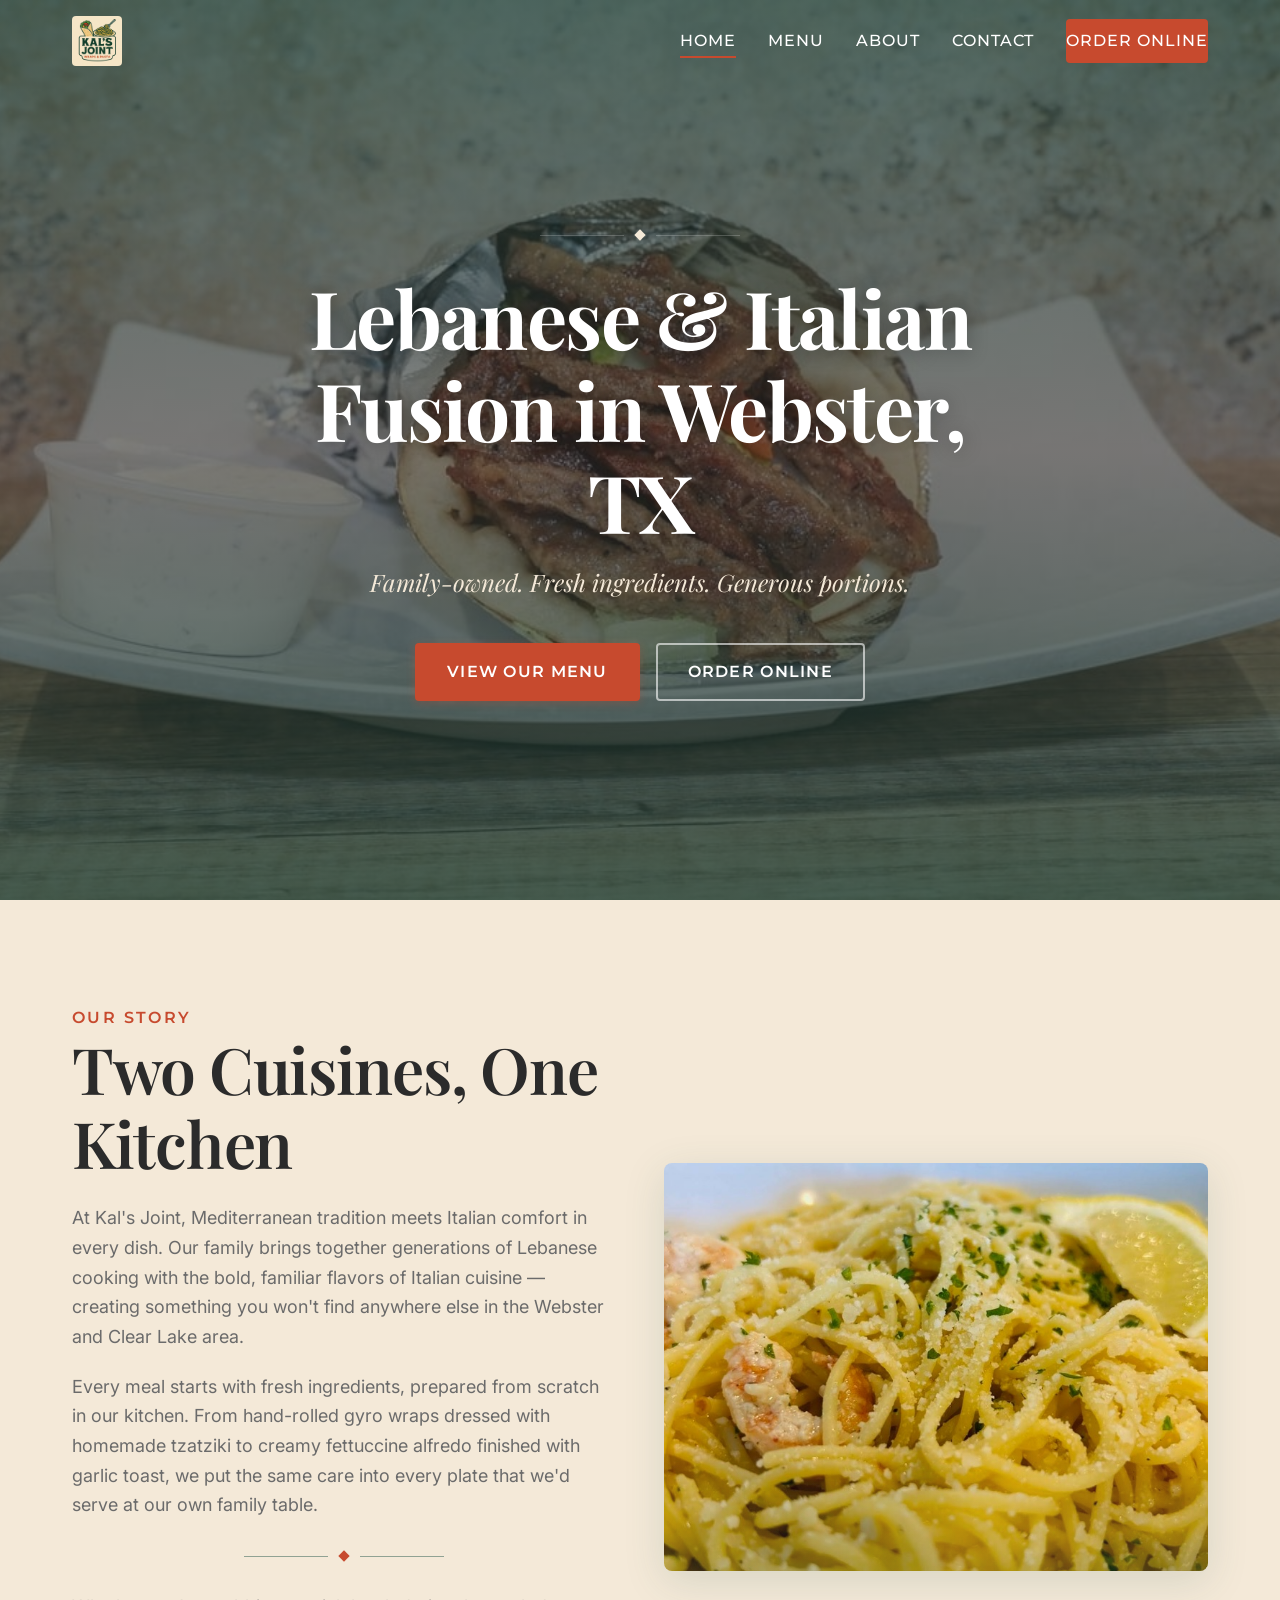
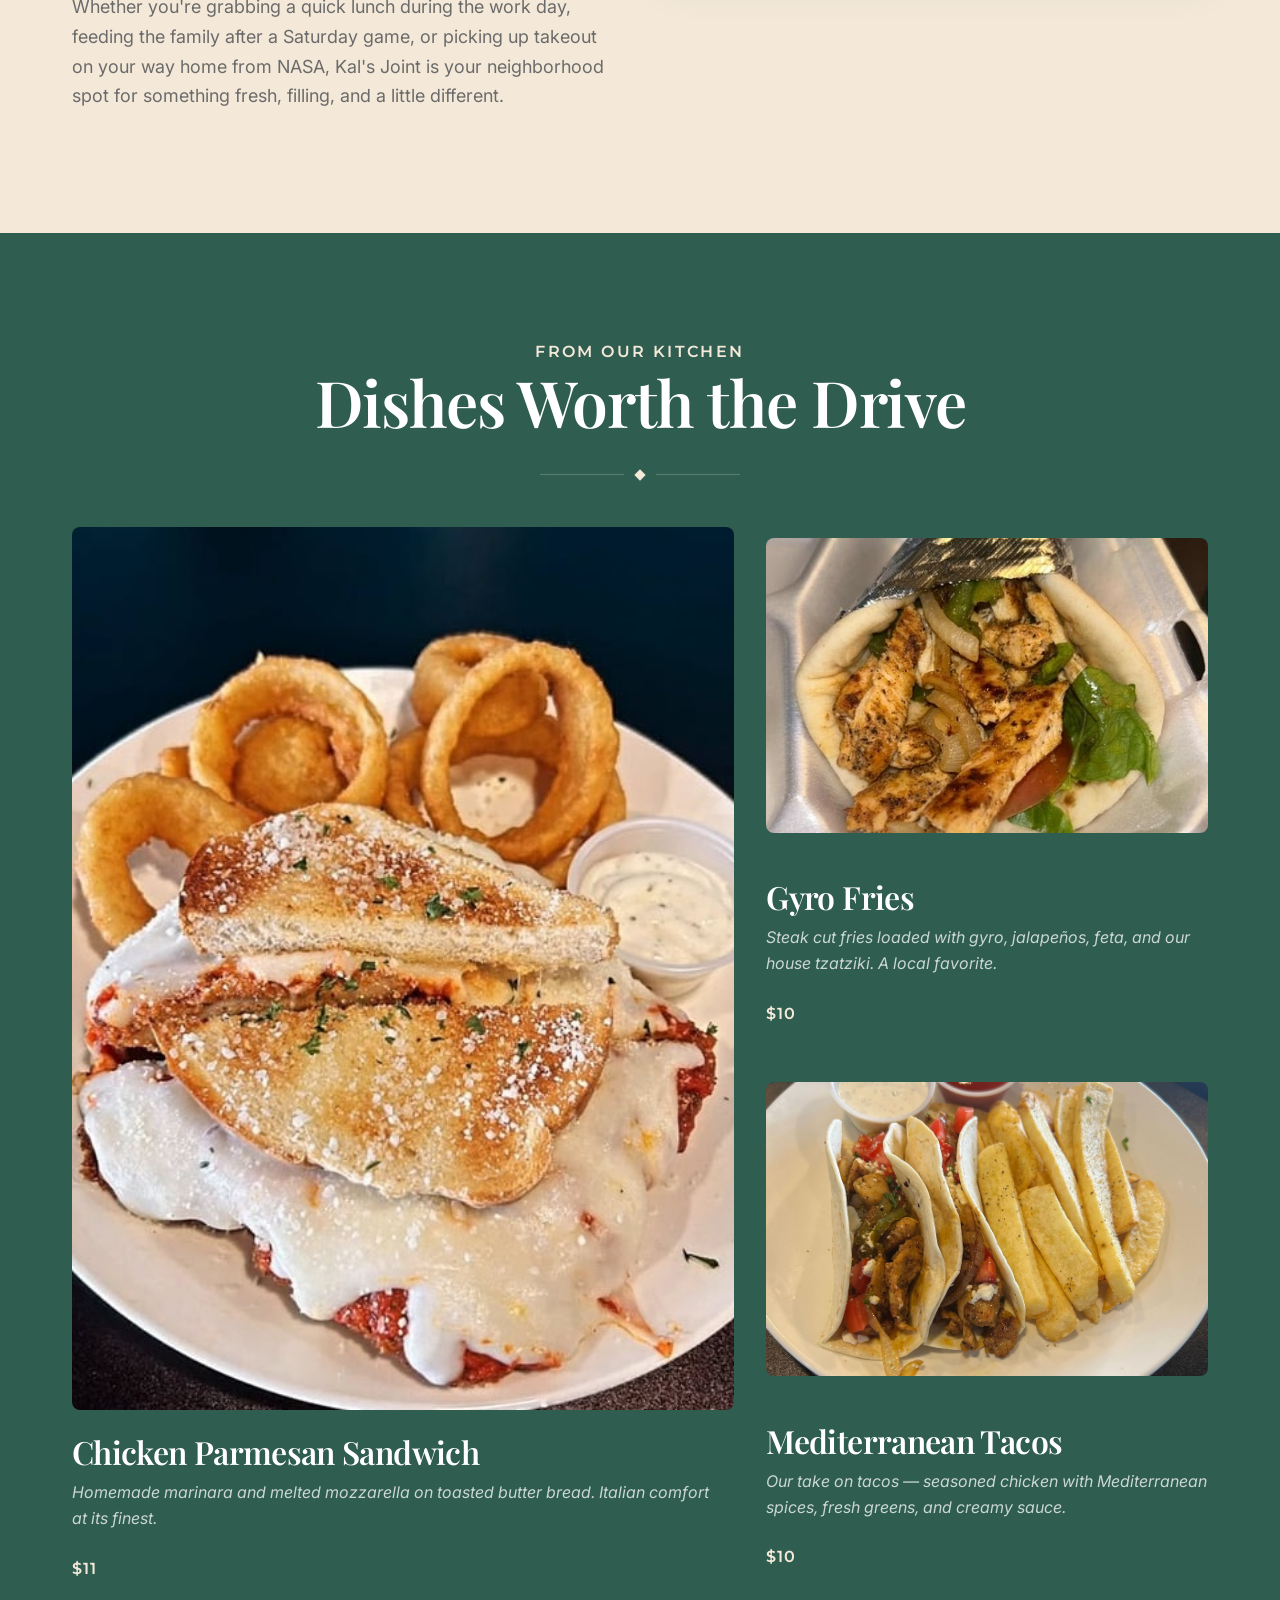
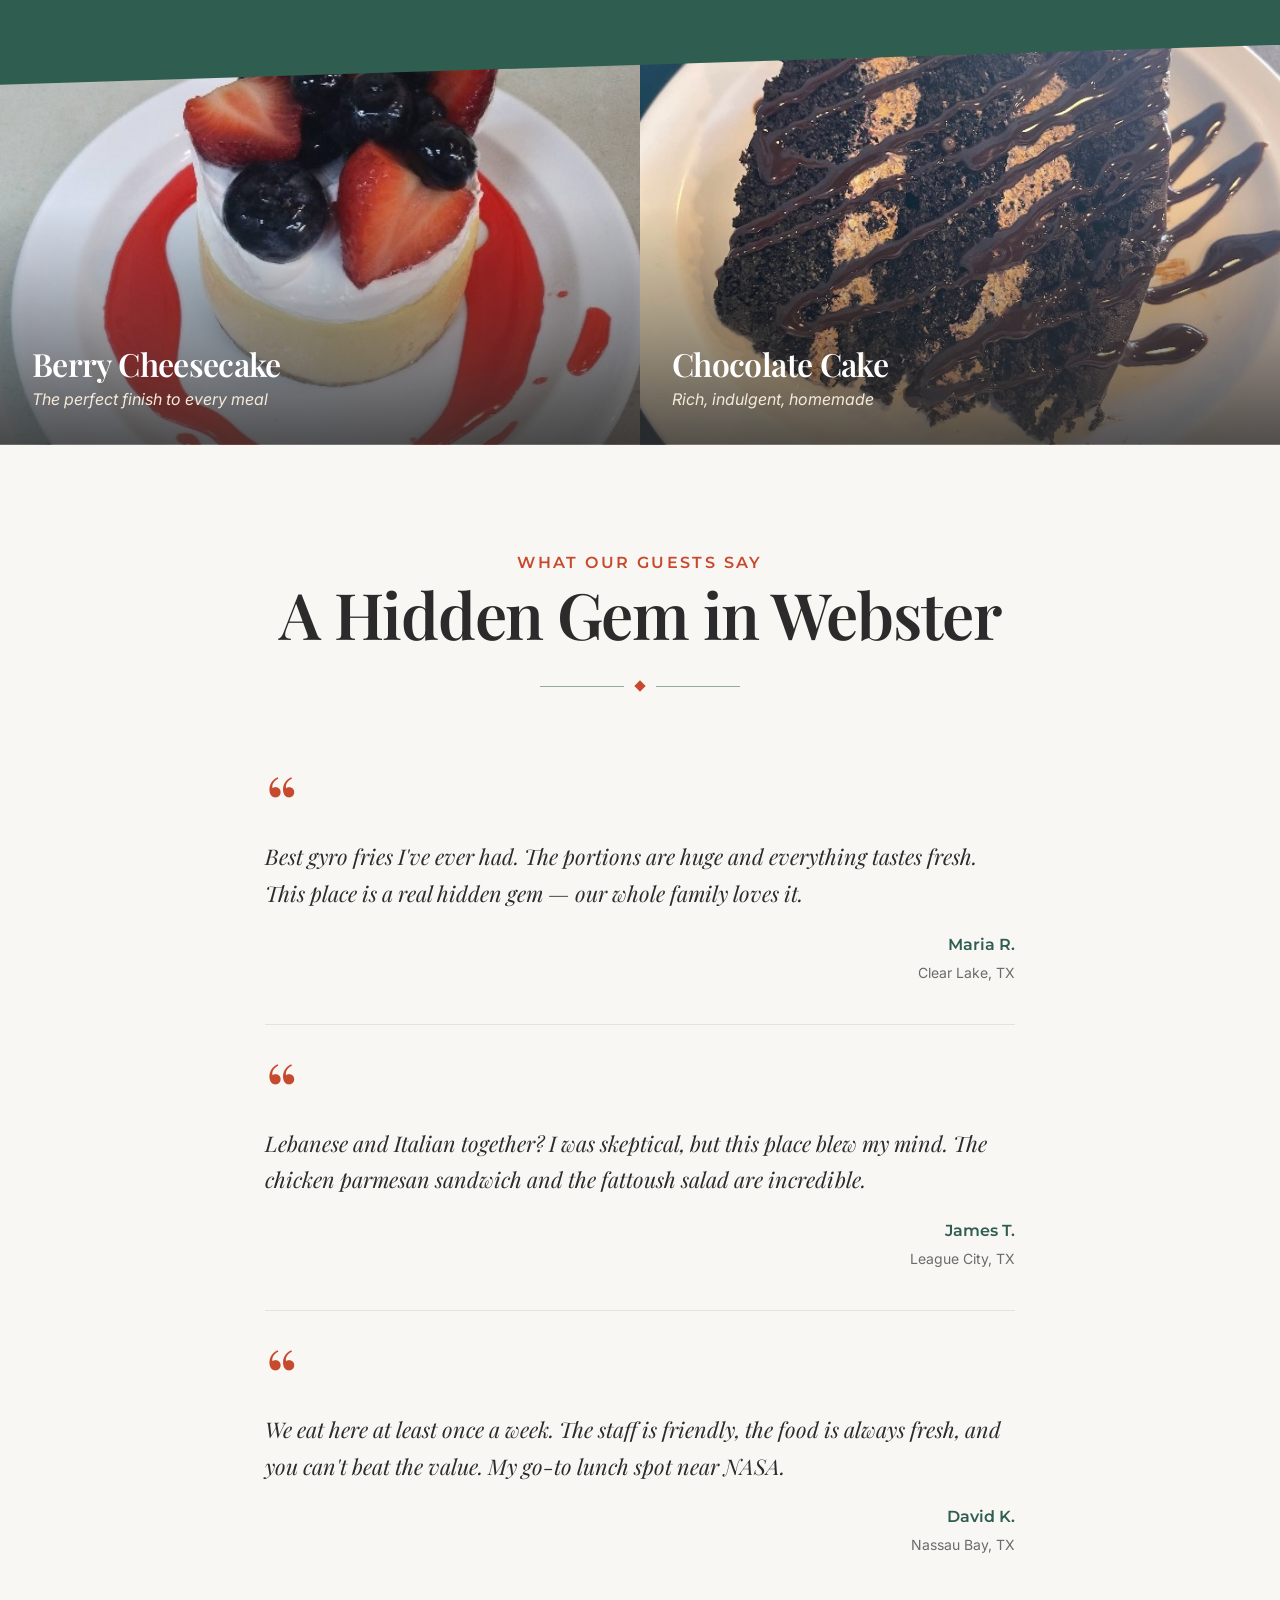
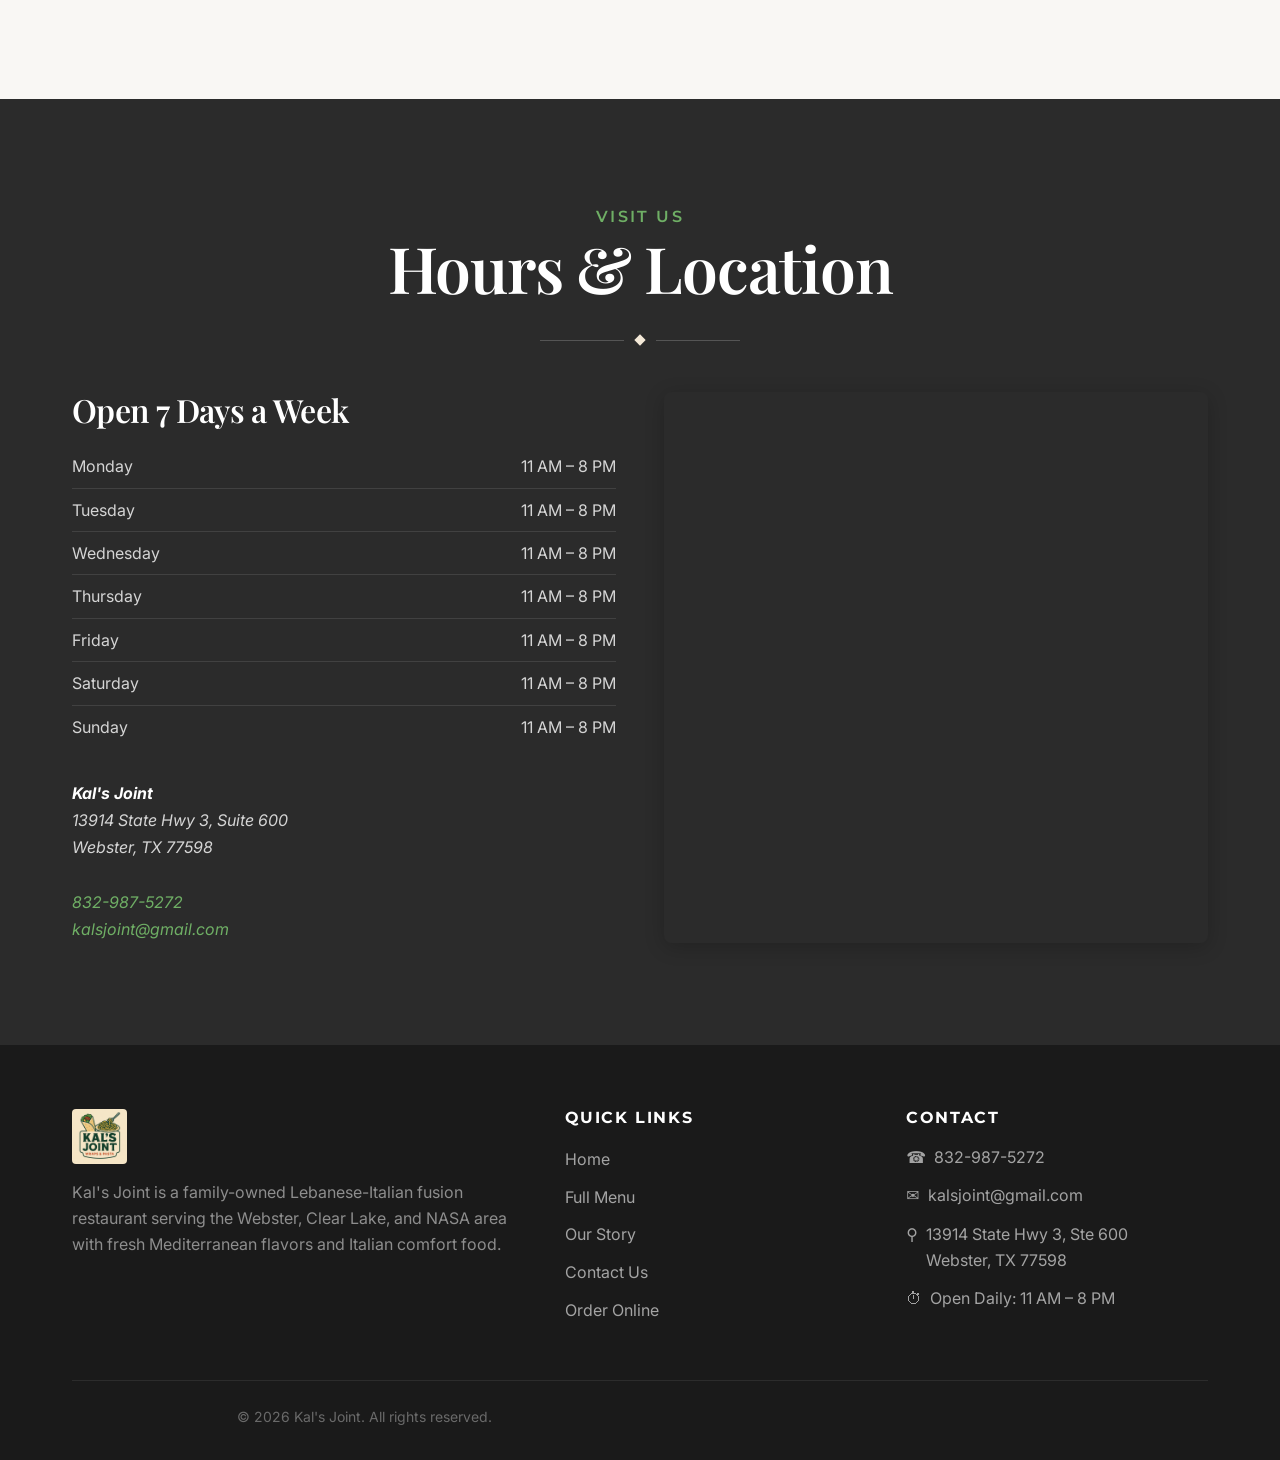
<file: index.html>
<!DOCTYPE html>
<html lang="en">
<head>
  <meta charset="UTF-8">
  <meta name="viewport" content="width=device-width, initial-scale=1.0">
  <title>Kal's Joint | Lebanese & Italian Fusion - Webster, TX</title>
  <meta name="description" content="Kal's Joint is a family-owned Lebanese-Italian fusion restaurant in Webster, TX serving fresh Mediterranean wraps, pasta, gyro plates, and more. Open daily 11AM-8PM.">
  <meta name="robots" content="index, follow">
  <link rel="canonical" href="https://kalsjoint.com/">

  <!-- Open Graph -->
  <meta property="og:type" content="website">
  <meta property="og:title" content="Kal's Joint | Lebanese & Italian Fusion - Webster, TX">
  <meta property="og:description" content="Family-owned Lebanese-Italian fusion restaurant in Webster, TX. Fresh Mediterranean flavors and Italian comfort food. Open daily 11AM-8PM.">
  <meta property="og:image" content="images/food-5.jpg">
  <meta property="og:url" content="https://kalsjoint.com/">
  <meta property="og:site_name" content="Kal's Joint">

  <!-- Twitter Card -->
  <meta name="twitter:card" content="summary_large_image">
  <meta name="twitter:title" content="Kal's Joint | Lebanese & Italian Fusion - Webster, TX">
  <meta name="twitter:description" content="Family-owned Lebanese-Italian fusion restaurant in Webster, TX. Fresh Mediterranean flavors and Italian comfort food.">
  <meta name="twitter:image" content="images/food-5.jpg">

  <!-- Preload hero image -->
  <link rel="preload" as="image" href="images/food-5.jpg">

  <link rel="stylesheet" href="css/styles.css">

  <!-- Schema: Restaurant -->
  <script type="application/ld+json">
  {
    "@context": "https://schema.org",
    "@type": "Restaurant",
    "name": "Kal's Joint",
    "description": "Family-owned Lebanese-Italian fusion restaurant serving fresh Mediterranean wraps, pasta, gyro plates, and Italian comfort food in Webster, TX.",
    "url": "https://kalsjoint.com",
    "telephone": "+18329875272",
    "email": "kalsjoint@gmail.com",
    "servesCuisine": ["Lebanese", "Italian", "Mediterranean"],
    "address": {
      "@type": "PostalAddress",
      "streetAddress": "13914 State Hwy 3, Suite 600",
      "addressLocality": "Webster",
      "addressRegion": "TX",
      "postalCode": "77598",
      "addressCountry": "US"
    },
    "geo": {
      "@type": "GeoCoordinates",
      "latitude": "29.5297",
      "longitude": "-95.1187"
    },
    "areaServed": ["Webster", "Clear Lake", "League City", "Friendswood", "Nassau Bay", "Seabrook", "Kemah"],
    "openingHoursSpecification": [
      {
        "@type": "OpeningHoursSpecification",
        "dayOfWeek": ["Monday", "Tuesday", "Wednesday", "Thursday", "Friday", "Saturday", "Sunday"],
        "opens": "11:00",
        "closes": "20:00"
      }
    ],
    "priceRange": "$$",
    "image": "images/food-5.jpg"
  }
  </script>
</head>
<body>

  <a href="#main" class="skip-link">Skip to main content</a>

  <!-- NAVIGATION -->
  <header class="site-header" role="banner">
    <div class="container">
      <nav class="nav-inner" aria-label="Main navigation">
        <a href="index.html" class="nav-logo">
          <img src="images/logo.jpg" alt="Kal's Joint logo" width="50" height="50">
        </a>
        <div class="nav-links" id="navLinks">
          <a href="index.html" class="active">Home</a>
          <a href="menu.html">Menu</a>
          <a href="about.html">About</a>
          <a href="contact.html">Contact</a>
          <a href="#" class="nav-cta">Order Online</a>
        </div>
        <button class="nav-toggle" id="navToggle" aria-label="Toggle navigation menu" aria-expanded="false">
          <span></span>
        </button>
      </nav>
    </div>
  </header>
  <div class="nav-overlay" id="navOverlay"></div>

  <main id="main">

    <!-- HERO -->
    <section class="hero" aria-label="Welcome to Kal's Joint">
      <div class="hero-bg" style="background-image: url('images/food-5.jpg');" role="img" aria-label="Gyro wrap from Kal's Joint"></div>
      <div class="hero-content">
        <div class="ornament ornament--light" aria-hidden="true">
          <div class="ornament-diamond"></div>
        </div>
        <h1>Lebanese &amp; Italian Fusion in Webster, TX</h1>
        <p class="hero-tagline">Family-owned. Fresh ingredients. Generous portions.</p>
        <div class="hero-buttons">
          <a href="menu.html" class="btn btn-primary">View Our Menu</a>
          <a href="#" class="btn btn-secondary">Order Online</a>
        </div>
      </div>
    </section>

    <!-- TWO CUISINES, ONE KITCHEN -->
    <section class="section-cream section-textured" aria-labelledby="two-cuisines-heading">
      <div class="container">
        <div class="two-cuisines-grid reveal">
          <div class="two-cuisines-text">
            <span class="section-subtitle">Our Story</span>
            <h2 id="two-cuisines-heading">Two Cuisines, One Kitchen</h2>
            <p>At Kal's Joint, Mediterranean tradition meets Italian comfort in every dish. Our family brings together generations of Lebanese cooking with the bold, familiar flavors of Italian cuisine — creating something you won't find anywhere else in the Webster and Clear Lake area.</p>
            <p>Every meal starts with fresh ingredients, prepared from scratch in our kitchen. From hand-rolled gyro wraps dressed with homemade tzatziki to creamy fettuccine alfredo finished with garlic toast, we put the same care into every plate that we'd serve at our own family table.</p>
            <div class="ornament" aria-hidden="true">
              <div class="ornament-diamond"></div>
            </div>
            <p>Whether you're grabbing a quick lunch during the work day, feeding the family after a Saturday game, or picking up takeout on your way home from NASA, Kal's Joint is your neighborhood spot for something fresh, filling, and a little different.</p>
          </div>
          <div class="two-cuisines-image">
            <img src="images/food-7.jpg" alt="Creamy pasta dish showcasing Kal's Joint Italian fusion cuisine" width="600" height="450" loading="lazy">
          </div>
        </div>
      </div>
    </section>

    <!-- FEATURED DISHES -->
    <section class="section-dark" aria-labelledby="featured-heading">
      <div class="container">
        <div class="section-head" style="text-align: center;">
          <span class="section-subtitle">From Our Kitchen</span>
          <h2 id="featured-heading">Dishes Worth the Drive</h2>
          <div class="ornament ornament--light" aria-hidden="true">
            <div class="ornament-diamond"></div>
          </div>
        </div>
        <div class="featured-dishes">
          <!-- Large featured dish -->
          <article class="featured-dish reveal">
            <div class="featured-dish-image">
              <img src="images/food-4.jpg" alt="Chicken parmesan sandwich with homemade marinara and melted mozzarella on butter bread" width="700" height="500" loading="lazy">
            </div>
            <div class="featured-dish-info">
              <h3>Chicken Parmesan Sandwich</h3>
              <p>Homemade marinara and melted mozzarella on toasted butter bread. Italian comfort at its finest.</p>
              <span class="featured-dish-price">$11</span>
            </div>
          </article>
          <!-- Smaller dishes -->
          <article class="featured-dish reveal">
            <div class="featured-dish-image">
              <img src="images/food-6.jpg" alt="Gyro fries topped with lamb and beef, jalapeños, feta cheese and tzatziki sauce" width="500" height="350" loading="lazy">
            </div>
            <div class="featured-dish-info">
              <h3>Gyro Fries</h3>
              <p>Steak cut fries loaded with gyro, jalapeños, feta, and our house tzatziki. A local favorite.</p>
              <span class="featured-dish-price">$10</span>
            </div>
          </article>
          <article class="featured-dish reveal">
            <div class="featured-dish-image">
              <img src="images/food-1.jpg" alt="Chicken tacos with fresh toppings from Kal's Joint" width="500" height="350" loading="lazy">
            </div>
            <div class="featured-dish-info">
              <h3>Mediterranean Tacos</h3>
              <p>Our take on tacos — seasoned chicken with Mediterranean spices, fresh greens, and creamy sauce.</p>
              <span class="featured-dish-price">$10</span>
            </div>
          </article>
        </div>
      </div>
    </section>

    <!-- DESSERT CALLOUT BANNER -->
    <section class="dessert-banner section-diagonal-top" aria-labelledby="dessert-heading">
      <h2 id="dessert-heading" class="visually-hidden" style="position:absolute;width:1px;height:1px;overflow:hidden;clip:rect(0,0,0,0);">Desserts at Kal's Joint</h2>
      <div class="dessert-banner-inner">
        <div class="dessert-card">
          <img src="images/dessert-1.jpg" alt="Berry cheesecake with fresh strawberries and blueberry topping" width="600" height="400" loading="lazy">
          <div class="dessert-card-overlay">
            <h3>Berry Cheesecake</h3>
            <p>The perfect finish to every meal</p>
          </div>
        </div>
        <div class="dessert-card">
          <img src="images/dessert-2.jpg" alt="Rich chocolate layer cake with chocolate frosting" width="600" height="400" loading="lazy">
          <div class="dessert-card-overlay">
            <h3>Chocolate Cake</h3>
            <p>Rich, indulgent, homemade</p>
          </div>
        </div>
      </div>
    </section>

    <!-- REVIEWS -->
    <section class="section-reviews section-textured" aria-labelledby="reviews-heading">
      <div class="container">
        <div class="section-head" style="text-align: center;">
          <span class="section-subtitle">What Our Guests Say</span>
          <h2 id="reviews-heading">A Hidden Gem in Webster</h2>
          <div class="ornament" aria-hidden="true">
            <div class="ornament-diamond"></div>
          </div>
        </div>
        <div class="reviews-stack">
          <article class="review-item reveal">
            <span class="review-quote-mark" aria-hidden="true">&ldquo;</span>
            <p class="review-text">Best gyro fries I've ever had. The portions are huge and everything tastes fresh. This place is a real hidden gem — our whole family loves it.</p>
            <div class="review-attribution">
              <span class="review-author">Maria R.</span>
              <span class="review-location">Clear Lake, TX</span>
            </div>
          </article>
          <hr class="review-divider" aria-hidden="true">
          <article class="review-item reveal">
            <span class="review-quote-mark" aria-hidden="true">&ldquo;</span>
            <p class="review-text">Lebanese and Italian together? I was skeptical, but this place blew my mind. The chicken parmesan sandwich and the fattoush salad are incredible.</p>
            <div class="review-attribution">
              <span class="review-author">James T.</span>
              <span class="review-location">League City, TX</span>
            </div>
          </article>
          <hr class="review-divider" aria-hidden="true">
          <article class="review-item reveal">
            <span class="review-quote-mark" aria-hidden="true">&ldquo;</span>
            <p class="review-text">We eat here at least once a week. The staff is friendly, the food is always fresh, and you can't beat the value. My go-to lunch spot near NASA.</p>
            <div class="review-attribution">
              <span class="review-author">David K.</span>
              <span class="review-location">Nassau Bay, TX</span>
            </div>
          </article>
        </div>
      </div>
    </section>

    <!-- HOURS & LOCATION -->
    <section class="section-charcoal" aria-labelledby="location-heading">
      <div class="container">
        <div class="section-head" style="text-align: center;">
          <span class="section-subtitle">Visit Us</span>
          <h2 id="location-heading">Hours &amp; Location</h2>
          <div class="ornament ornament--light" aria-hidden="true">
            <div class="ornament-diamond"></div>
          </div>
        </div>
        <div class="location-grid reveal">
          <div class="location-info">
            <h3>Open 7 Days a Week</h3>
            <div class="hours-list">
              <div class="hours-item">
                <span>Monday</span>
                <time datetime="11:00/20:00">11 AM – 8 PM</time>
              </div>
              <div class="hours-item">
                <span>Tuesday</span>
                <time datetime="11:00/20:00">11 AM – 8 PM</time>
              </div>
              <div class="hours-item">
                <span>Wednesday</span>
                <time datetime="11:00/20:00">11 AM – 8 PM</time>
              </div>
              <div class="hours-item">
                <span>Thursday</span>
                <time datetime="11:00/20:00">11 AM – 8 PM</time>
              </div>
              <div class="hours-item">
                <span>Friday</span>
                <time datetime="11:00/20:00">11 AM – 8 PM</time>
              </div>
              <div class="hours-item">
                <span>Saturday</span>
                <time datetime="11:00/20:00">11 AM – 8 PM</time>
              </div>
              <div class="hours-item">
                <span>Sunday</span>
                <time datetime="11:00/20:00">11 AM – 8 PM</time>
              </div>
            </div>
            <address class="location-address">
              <strong style="color: #fff;">Kal's Joint</strong><br>
              13914 State Hwy 3, Suite 600<br>
              Webster, TX 77598<br><br>
              <a href="tel:+18329875272">832-987-5272</a><br>
              <a href="mailto:kalsjoint@gmail.com">kalsjoint@gmail.com</a>
            </address>
          </div>
          <div class="location-map">
            <iframe
              src="https://www.google.com/maps/embed?pb=!1m18!1m12!1m3!1d3473.5!2d-95.1187!3d29.5297!2m3!1f0!2f0!3f0!3m2!1i1024!2i768!4f13.1!3m3!1m2!1s0x0%3A0x0!2zMjnCsDMxJzQ3LjAiTiA5NcKwMDcnMDcuMyJX!5e0!3m2!1sen!2sus!4v1"
              allowfullscreen=""
              loading="lazy"
              referrerpolicy="no-referrer-when-downgrade"
              title="Kal's Joint location on Google Maps">
            </iframe>
          </div>
        </div>
      </div>
    </section>

  </main>

  <!-- FOOTER -->
  <footer class="site-footer" role="contentinfo">
    <div class="container">
      <div class="footer-grid">
        <div class="footer-brand">
          <img src="images/logo.jpg" alt="Kal's Joint logo" width="55" height="55">
          <p>Kal's Joint is a family-owned Lebanese-Italian fusion restaurant serving the Webster, Clear Lake, and NASA area with fresh Mediterranean flavors and Italian comfort food.</p>
        </div>
        <div>
          <h4 class="footer-heading">Quick Links</h4>
          <ul class="footer-links">
            <li><a href="index.html">Home</a></li>
            <li><a href="menu.html">Full Menu</a></li>
            <li><a href="about.html">Our Story</a></li>
            <li><a href="contact.html">Contact Us</a></li>
            <li><a href="#">Order Online</a></li>
          </ul>
        </div>
        <div>
          <h4 class="footer-heading">Contact</h4>
          <div class="footer-contact-item">
            <span>&#9742;</span>
            <a href="tel:+18329875272">832-987-5272</a>
          </div>
          <div class="footer-contact-item">
            <span>&#9993;</span>
            <a href="mailto:kalsjoint@gmail.com">kalsjoint@gmail.com</a>
          </div>
          <div class="footer-contact-item">
            <span>&#9906;</span>
            <span>13914 State Hwy 3, Ste 600<br>Webster, TX 77598</span>
          </div>
          <div class="footer-contact-item">
            <span>&#9201;</span>
            <span>Open Daily: 11 AM – 8 PM</span>
          </div>
        </div>
      </div>
      <div class="footer-bottom">
        <p>&copy; 2026 Kal's Joint. All rights reserved.</p>
      </div>
    </div>
  </footer>

  <script src="js/main.js" defer></script>
</body>
</html>
</file>
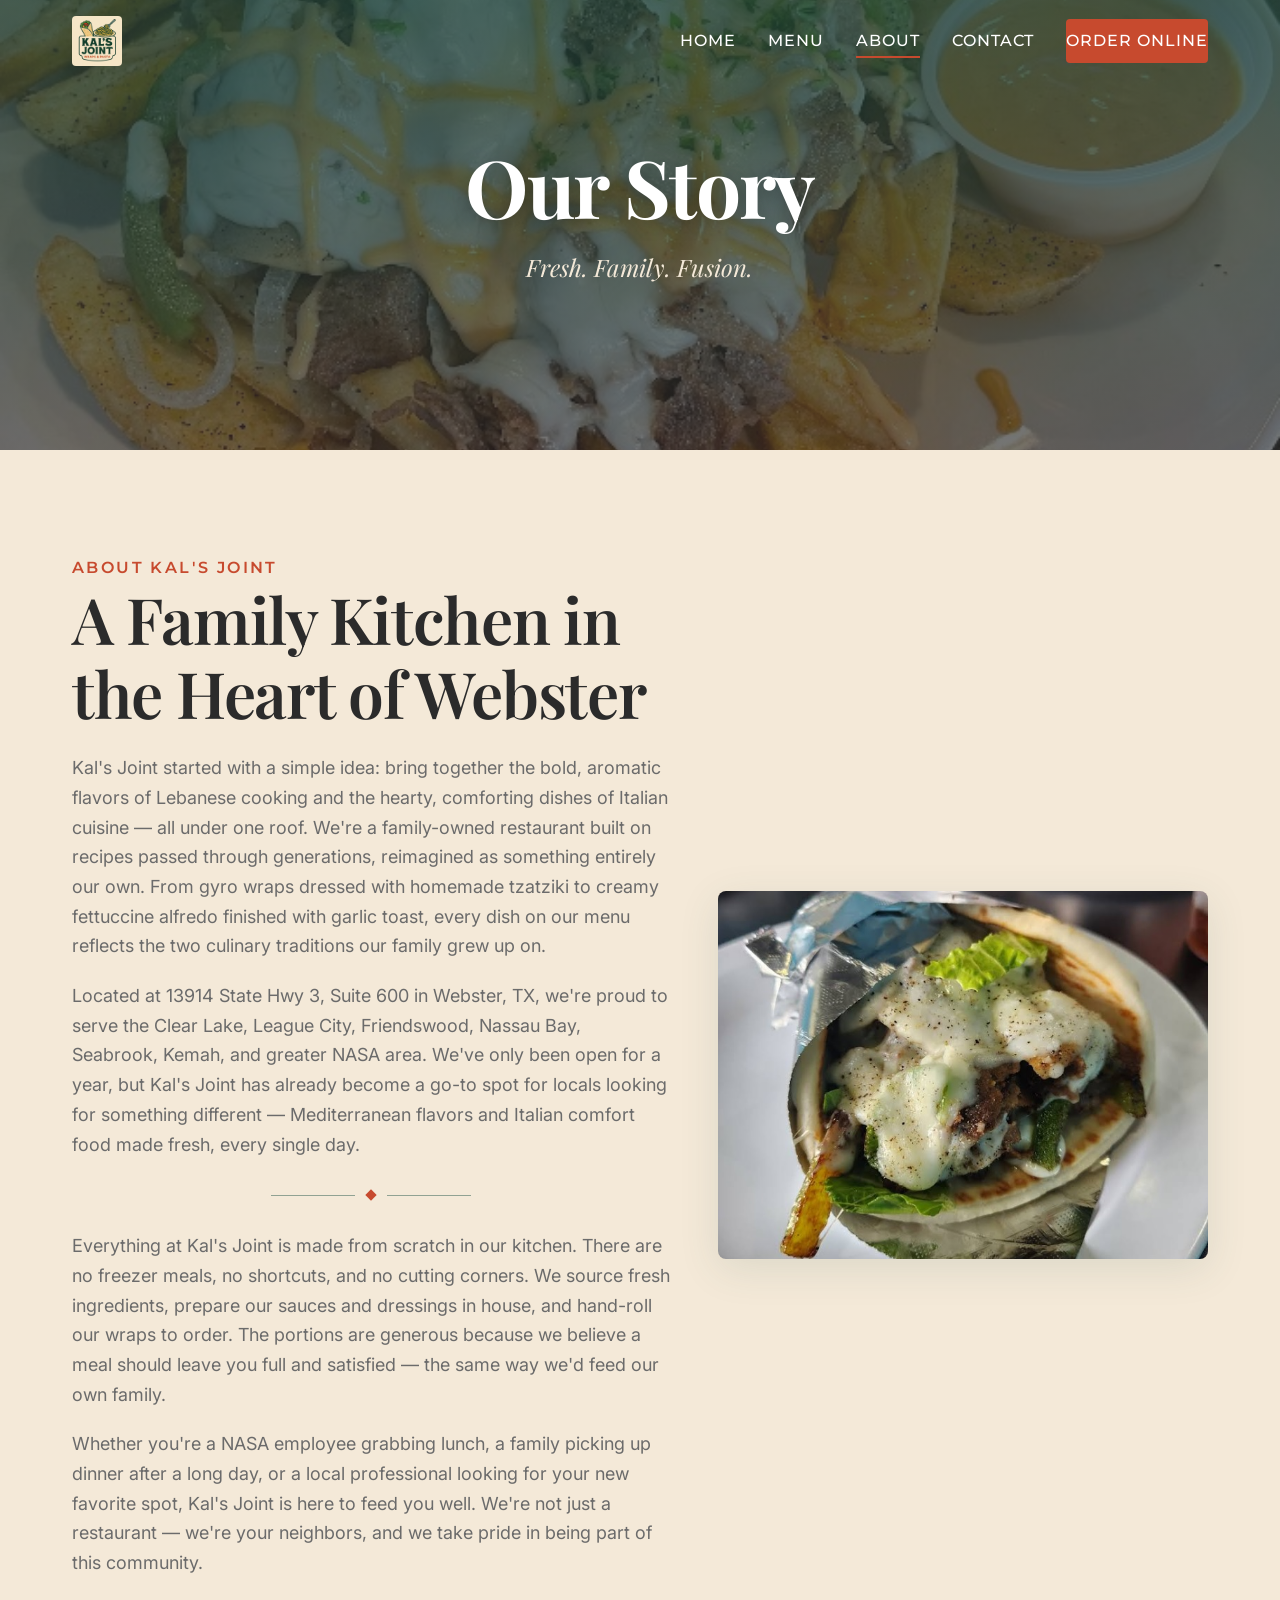
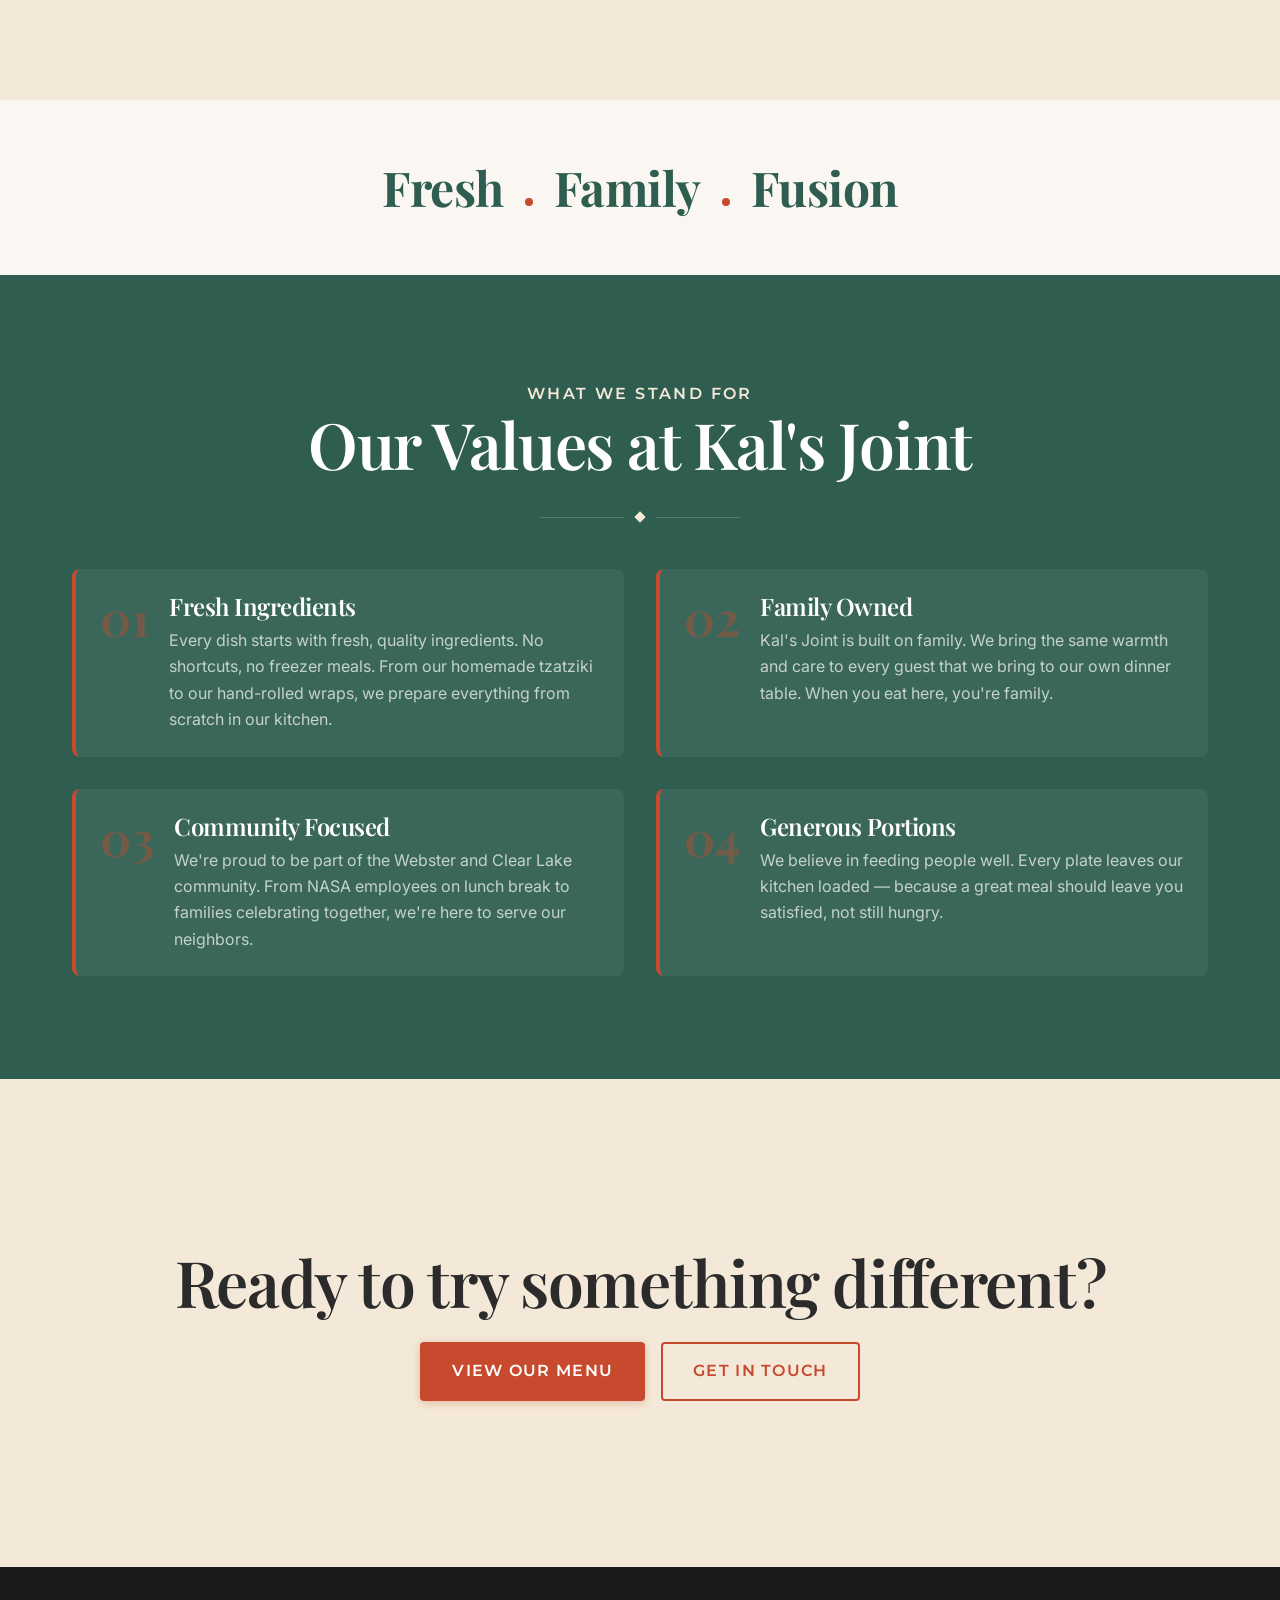
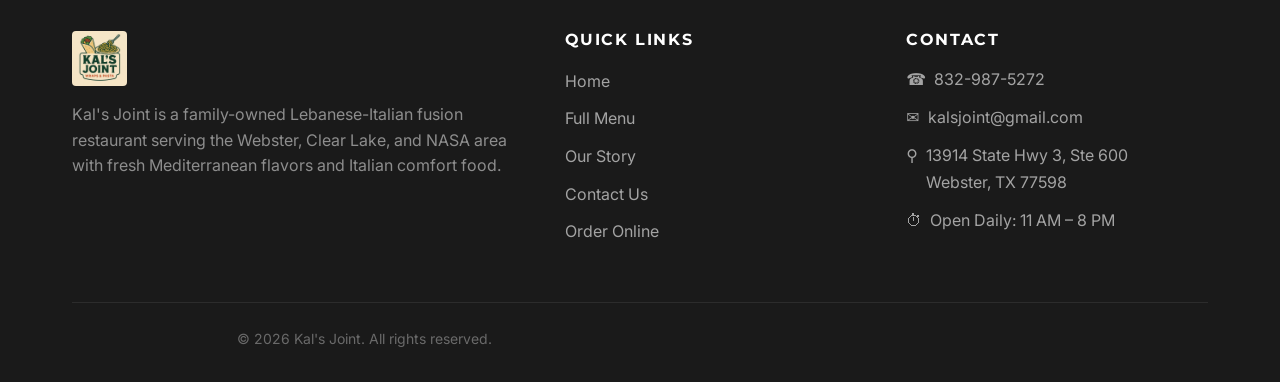
<file: about.html>
<!DOCTYPE html>
<html lang="en">
<head>
  <meta charset="UTF-8">
  <meta name="viewport" content="width=device-width, initial-scale=1.0">
  <title>About | Kal's Joint - Lebanese & Italian Fusion - Webster, TX</title>
  <meta name="description" content="Learn about Kal's Joint, a family-owned Lebanese-Italian fusion restaurant in Webster, TX. Fresh ingredients, generous portions, and Mediterranean-Italian flavors for the Clear Lake area.">
  <meta name="robots" content="index, follow">
  <link rel="canonical" href="https://kalsjoint.com/about.html">

  <!-- Open Graph -->
  <meta property="og:type" content="website">
  <meta property="og:title" content="About | Kal's Joint - Lebanese & Italian Fusion - Webster, TX">
  <meta property="og:description" content="Learn about Kal's Joint, a family-owned Lebanese-Italian fusion restaurant in Webster, TX. Fresh ingredients, generous portions, and Mediterranean-Italian flavors for the Clear Lake area.">
  <meta property="og:image" content="images/food-3.jpg">
  <meta property="og:url" content="https://kalsjoint.com/about.html">
  <meta property="og:site_name" content="Kal's Joint">

  <!-- Twitter Card -->
  <meta name="twitter:card" content="summary_large_image">
  <meta name="twitter:title" content="About | Kal's Joint - Lebanese & Italian Fusion - Webster, TX">
  <meta name="twitter:description" content="Learn about Kal's Joint, a family-owned Lebanese-Italian fusion restaurant in Webster, TX. Fresh ingredients, generous portions, and Mediterranean-Italian flavors.">
  <meta name="twitter:image" content="images/food-3.jpg">

  <!-- Preload hero image -->
  <link rel="preload" as="image" href="images/food-3.jpg">

  <link rel="stylesheet" href="css/styles.css">

  <!-- Schema: Restaurant -->
  <script type="application/ld+json">
  {
    "@context": "https://schema.org",
    "@type": "Restaurant",
    "name": "Kal's Joint",
    "description": "Family-owned Lebanese-Italian fusion restaurant serving fresh Mediterranean wraps, pasta, gyro plates, and Italian comfort food in Webster, TX.",
    "url": "https://kalsjoint.com",
    "telephone": "+18329875272",
    "email": "kalsjoint@gmail.com",
    "servesCuisine": ["Lebanese", "Italian", "Mediterranean"],
    "address": {
      "@type": "PostalAddress",
      "streetAddress": "13914 State Hwy 3, Suite 600",
      "addressLocality": "Webster",
      "addressRegion": "TX",
      "postalCode": "77598",
      "addressCountry": "US"
    },
    "geo": {
      "@type": "GeoCoordinates",
      "latitude": "29.5297",
      "longitude": "-95.1187"
    },
    "areaServed": ["Webster", "Clear Lake", "League City", "Friendswood", "Nassau Bay", "Seabrook", "Kemah"],
    "openingHoursSpecification": [
      {
        "@type": "OpeningHoursSpecification",
        "dayOfWeek": ["Monday", "Tuesday", "Wednesday", "Thursday", "Friday", "Saturday", "Sunday"],
        "opens": "11:00",
        "closes": "20:00"
      }
    ],
    "priceRange": "$$",
    "image": "images/food-3.jpg"
  }
  </script>
</head>
<body>

  <a href="#main" class="skip-link">Skip to main content</a>

  <!-- NAVIGATION -->
  <header class="site-header" role="banner">
    <div class="container">
      <nav class="nav-inner" aria-label="Main navigation">
        <a href="index.html" class="nav-logo">
          <img src="images/logo.jpg" alt="Kal's Joint logo" width="50" height="50">
        </a>
        <div class="nav-links" id="navLinks">
          <a href="index.html">Home</a>
          <a href="menu.html">Menu</a>
          <a href="about.html" class="active">About</a>
          <a href="contact.html">Contact</a>
          <a href="#" class="nav-cta">Order Online</a>
        </div>
        <button class="nav-toggle" id="navToggle" aria-label="Toggle navigation menu" aria-expanded="false">
          <span></span>
        </button>
      </nav>
    </div>
  </header>
  <div class="nav-overlay" id="navOverlay"></div>

  <main id="main">

    <!-- SUB-PAGE HERO -->
    <section class="hero hero--sub" aria-label="About Kal's Joint">
      <div class="hero-bg" style="background-image: url('images/food-3.jpg');" role="img" aria-label="Lebanese-Italian fusion cuisine from Kal's Joint"></div>
      <div class="hero-content">
        <h1>Our Story</h1>
        <p class="hero-tagline">Fresh. Family. Fusion.</p>
      </div>
    </section>

    <!-- ABOUT STORY -->
    <section class="section-cream section-textured" aria-labelledby="about-heading">
      <div class="container">
        <div class="about-story reveal">
          <div class="about-story-text">
            <span class="section-subtitle">About Kal's Joint</span>
            <h2 id="about-heading">A Family Kitchen in the Heart of Webster</h2>
            <p>Kal's Joint started with a simple idea: bring together the bold, aromatic flavors of Lebanese cooking and the hearty, comforting dishes of Italian cuisine — all under one roof. We're a family-owned restaurant built on recipes passed through generations, reimagined as something entirely our own. From gyro wraps dressed with homemade tzatziki to creamy fettuccine alfredo finished with garlic toast, every dish on our menu reflects the two culinary traditions our family grew up on.</p>
            <p>Located at 13914 State Hwy 3, Suite 600 in Webster, TX, we're proud to serve the Clear Lake, League City, Friendswood, Nassau Bay, Seabrook, Kemah, and greater NASA area. We've only been open for a year, but Kal's Joint has already become a go-to spot for locals looking for something different — Mediterranean flavors and Italian comfort food made fresh, every single day.</p>
            <div class="ornament" aria-hidden="true">
              <div class="ornament-diamond"></div>
            </div>
            <p>Everything at Kal's Joint is made from scratch in our kitchen. There are no freezer meals, no shortcuts, and no cutting corners. We source fresh ingredients, prepare our sauces and dressings in house, and hand-roll our wraps to order. The portions are generous because we believe a meal should leave you full and satisfied — the same way we'd feed our own family.</p>
            <p>Whether you're a NASA employee grabbing lunch, a family picking up dinner after a long day, or a local professional looking for your new favorite spot, Kal's Joint is here to feed you well. We're not just a restaurant — we're your neighbors, and we take pride in being part of this community.</p>
          </div>
          <div class="about-image">
            <img src="images/food-8.jpg" alt="Steak philly wrap from Kal's Joint" width="600" height="450" loading="lazy">
          </div>
        </div>
      </div>
    </section>

    <!-- BRAND PHRASE -->
    <div class="brand-phrase" aria-hidden="true">
      <span>Fresh</span>
      <span class="dot"></span>
      <span>Family</span>
      <span class="dot"></span>
      <span>Fusion</span>
    </div>

    <!-- VALUES -->
    <section class="section-dark" aria-labelledby="values-heading">
      <div class="container">
        <div class="section-head" style="text-align: center;">
          <span class="section-subtitle">What We Stand For</span>
          <h2 id="values-heading">Our Values at Kal's Joint</h2>
          <div class="ornament ornament--light" aria-hidden="true">
            <div class="ornament-diamond"></div>
          </div>
        </div>
        <div class="values-grid">
          <div class="value-item reveal">
            <div class="value-number">01</div>
            <div class="value-content">
              <h3>Fresh Ingredients</h3>
              <p>Every dish starts with fresh, quality ingredients. No shortcuts, no freezer meals. From our homemade tzatziki to our hand-rolled wraps, we prepare everything from scratch in our kitchen.</p>
            </div>
          </div>
          <div class="value-item reveal">
            <div class="value-number">02</div>
            <div class="value-content">
              <h3>Family Owned</h3>
              <p>Kal's Joint is built on family. We bring the same warmth and care to every guest that we bring to our own dinner table. When you eat here, you're family.</p>
            </div>
          </div>
          <div class="value-item reveal">
            <div class="value-number">03</div>
            <div class="value-content">
              <h3>Community Focused</h3>
              <p>We're proud to be part of the Webster and Clear Lake community. From NASA employees on lunch break to families celebrating together, we're here to serve our neighbors.</p>
            </div>
          </div>
          <div class="value-item reveal">
            <div class="value-number">04</div>
            <div class="value-content">
              <h3>Generous Portions</h3>
              <p>We believe in feeding people well. Every plate leaves our kitchen loaded — because a great meal should leave you satisfied, not still hungry.</p>
            </div>
          </div>
        </div>
      </div>
    </section>

    <!-- CTA -->
    <section class="section-cream section-textured" aria-labelledby="cta-heading">
      <div class="container" style="text-align: center; padding-top: 4rem; padding-bottom: 4rem;">
        <h2 id="cta-heading">Ready to try something different?</h2>
        <div style="margin-top: 1.5rem; display: flex; gap: 1rem; justify-content: center; flex-wrap: wrap;">
          <a href="menu.html" class="btn btn-primary">View Our Menu</a>
          <a href="contact.html" class="btn btn-outline">Get in Touch</a>
        </div>
      </div>
    </section>

  </main>

  <!-- FOOTER -->
  <footer class="site-footer" role="contentinfo">
    <div class="container">
      <div class="footer-grid">
        <div class="footer-brand">
          <img src="images/logo.jpg" alt="Kal's Joint logo" width="55" height="55">
          <p>Kal's Joint is a family-owned Lebanese-Italian fusion restaurant serving the Webster, Clear Lake, and NASA area with fresh Mediterranean flavors and Italian comfort food.</p>
        </div>
        <div>
          <h4 class="footer-heading">Quick Links</h4>
          <ul class="footer-links">
            <li><a href="index.html">Home</a></li>
            <li><a href="menu.html">Full Menu</a></li>
            <li><a href="about.html">Our Story</a></li>
            <li><a href="contact.html">Contact Us</a></li>
            <li><a href="#">Order Online</a></li>
          </ul>
        </div>
        <div>
          <h4 class="footer-heading">Contact</h4>
          <div class="footer-contact-item">
            <span>&#9742;</span>
            <a href="tel:+18329875272">832-987-5272</a>
          </div>
          <div class="footer-contact-item">
            <span>&#9993;</span>
            <a href="mailto:kalsjoint@gmail.com">kalsjoint@gmail.com</a>
          </div>
          <div class="footer-contact-item">
            <span>&#9906;</span>
            <span>13914 State Hwy 3, Ste 600<br>Webster, TX 77598</span>
          </div>
          <div class="footer-contact-item">
            <span>&#9201;</span>
            <span>Open Daily: 11 AM – 8 PM</span>
          </div>
        </div>
      </div>
      <div class="footer-bottom">
        <p>&copy; 2026 Kal's Joint. All rights reserved.</p>
      </div>
    </div>
  </footer>

  <script src="js/main.js" defer></script>
</body>
</html>
</file>
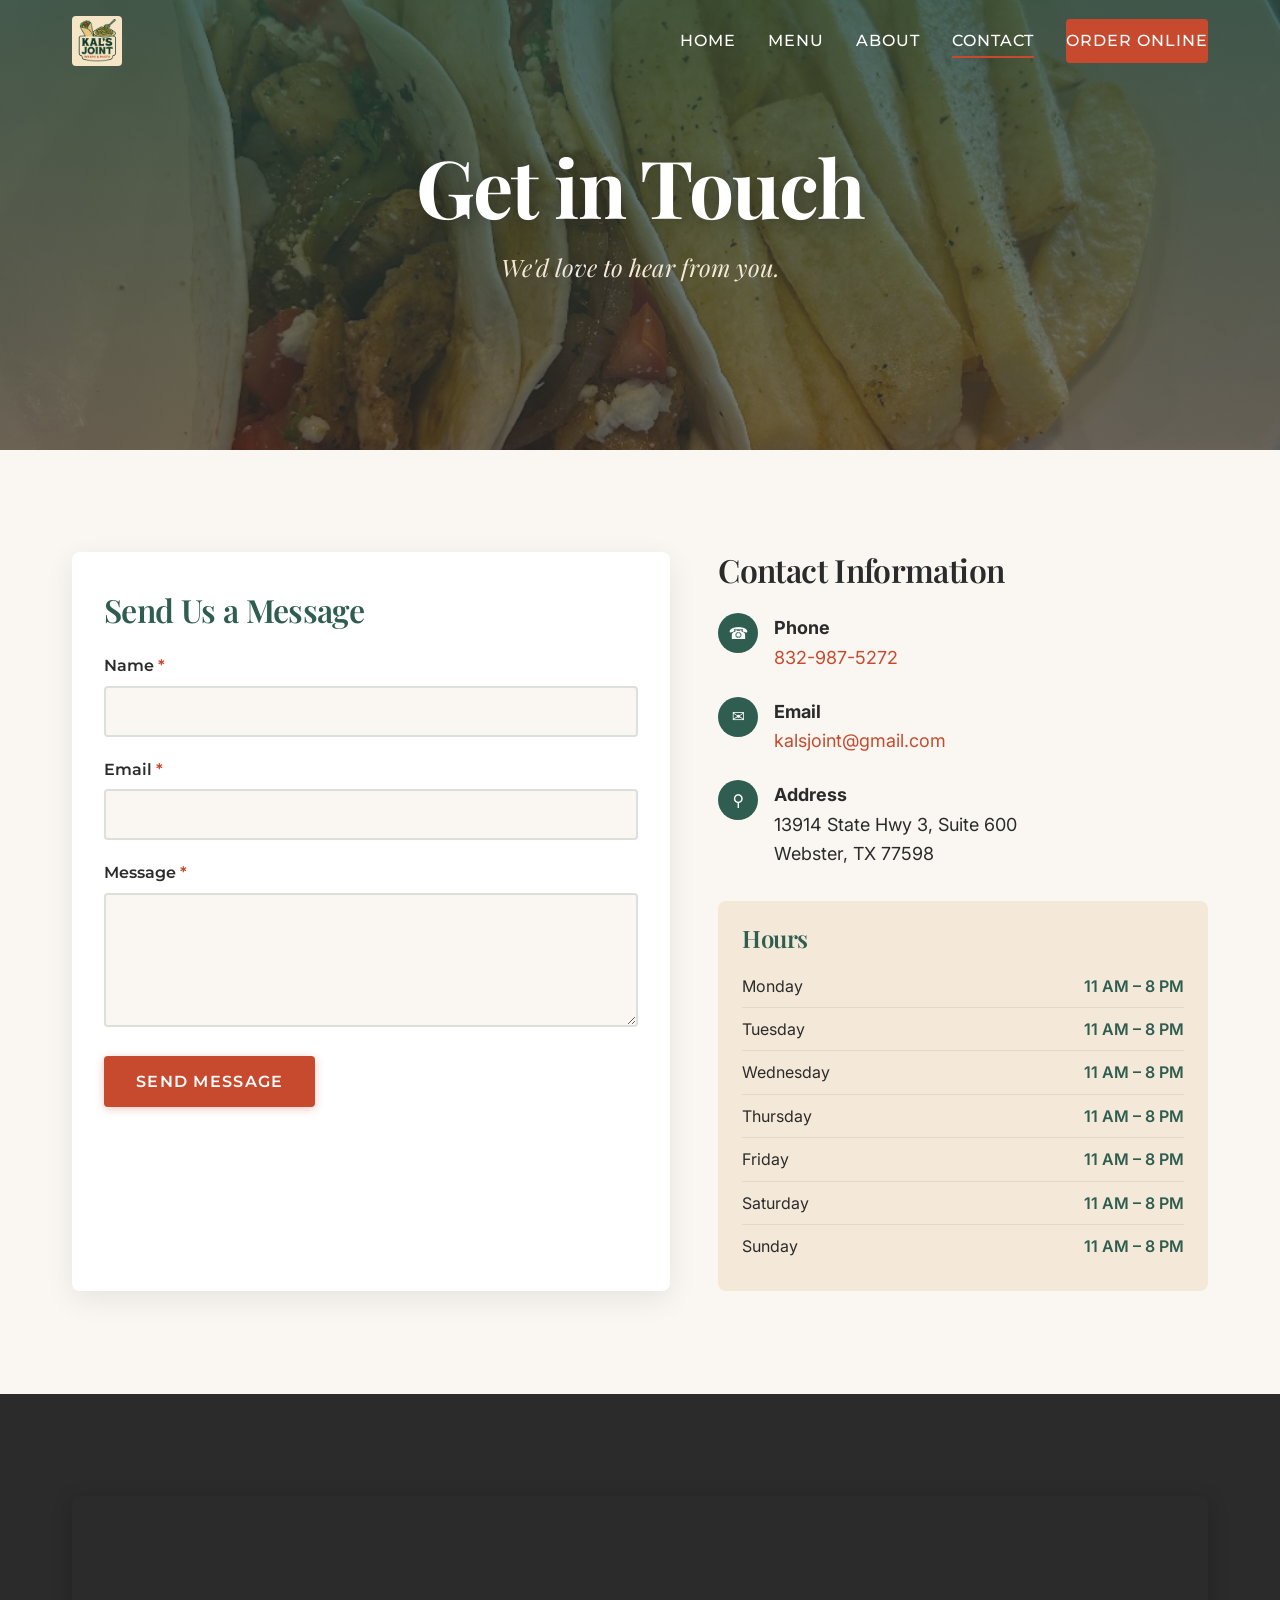
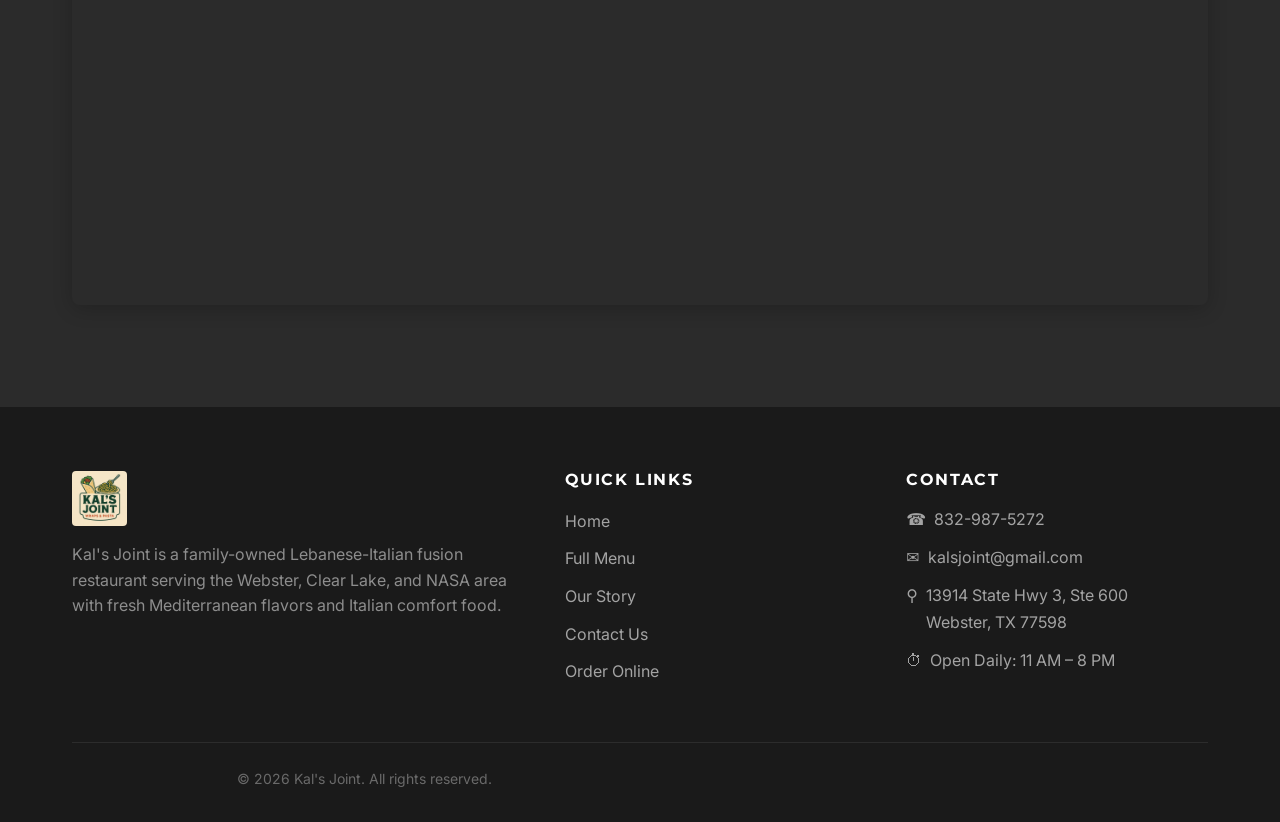
<file: contact.html>
<!DOCTYPE html>
<html lang="en">
<head>
  <meta charset="UTF-8">
  <meta name="viewport" content="width=device-width, initial-scale=1.0">
  <title>Contact | Kal's Joint - Lebanese & Italian Fusion - Webster, TX</title>
  <meta name="description" content="Contact Kal's Joint in Webster, TX. Call 832-987-5272, email kalsjoint@gmail.com, or visit us at 13914 State Hwy 3, Suite 600. Open daily 11AM-8PM.">
  <meta name="robots" content="index, follow">
  <link rel="canonical" href="https://kalsjoint.com/contact.html">

  <!-- Open Graph -->
  <meta property="og:type" content="website">
  <meta property="og:title" content="Contact | Kal's Joint - Lebanese & Italian Fusion - Webster, TX">
  <meta property="og:description" content="Contact Kal's Joint in Webster, TX. Call 832-987-5272, email kalsjoint@gmail.com, or visit us at 13914 State Hwy 3, Suite 600. Open daily 11AM-8PM.">
  <meta property="og:image" content="images/food-1.jpg">
  <meta property="og:url" content="https://kalsjoint.com/contact.html">
  <meta property="og:site_name" content="Kal's Joint">

  <!-- Twitter Card -->
  <meta name="twitter:card" content="summary_large_image">
  <meta name="twitter:title" content="Contact | Kal's Joint - Lebanese & Italian Fusion - Webster, TX">
  <meta name="twitter:description" content="Contact Kal's Joint in Webster, TX. Call 832-987-5272, email kalsjoint@gmail.com, or visit us at 13914 State Hwy 3, Suite 600. Open daily 11AM-8PM.">
  <meta name="twitter:image" content="images/food-1.jpg">

  <link rel="stylesheet" href="css/styles.css">

  <!-- Schema: Restaurant -->
  <script type="application/ld+json">
  {
    "@context": "https://schema.org",
    "@type": "Restaurant",
    "name": "Kal's Joint",
    "description": "Family-owned Lebanese-Italian fusion restaurant serving fresh Mediterranean wraps, pasta, gyro plates, and Italian comfort food in Webster, TX.",
    "url": "https://kalsjoint.com",
    "telephone": "+18329875272",
    "email": "kalsjoint@gmail.com",
    "servesCuisine": ["Lebanese", "Italian", "Mediterranean"],
    "address": {
      "@type": "PostalAddress",
      "streetAddress": "13914 State Hwy 3, Suite 600",
      "addressLocality": "Webster",
      "addressRegion": "TX",
      "postalCode": "77598",
      "addressCountry": "US"
    },
    "geo": {
      "@type": "GeoCoordinates",
      "latitude": "29.5297",
      "longitude": "-95.1187"
    },
    "areaServed": ["Webster", "Clear Lake", "League City", "Friendswood", "Nassau Bay", "Seabrook", "Kemah"],
    "openingHoursSpecification": [
      {
        "@type": "OpeningHoursSpecification",
        "dayOfWeek": ["Monday", "Tuesday", "Wednesday", "Thursday", "Friday", "Saturday", "Sunday"],
        "opens": "11:00",
        "closes": "20:00"
      }
    ],
    "priceRange": "$$",
    "image": "images/food-1.jpg"
  }
  </script>
</head>
<body>

  <a href="#main" class="skip-link">Skip to main content</a>

  <!-- NAVIGATION -->
  <header class="site-header" role="banner">
    <div class="container">
      <nav class="nav-inner" aria-label="Main navigation">
        <a href="index.html" class="nav-logo">
          <img src="images/logo.jpg" alt="Kal's Joint logo" width="50" height="50">
        </a>
        <div class="nav-links" id="navLinks">
          <a href="index.html">Home</a>
          <a href="menu.html">Menu</a>
          <a href="about.html">About</a>
          <a href="contact.html" class="active">Contact</a>
          <a href="#" class="nav-cta">Order Online</a>
        </div>
        <button class="nav-toggle" id="navToggle" aria-label="Toggle navigation menu" aria-expanded="false">
          <span></span>
        </button>
      </nav>
    </div>
  </header>
  <div class="nav-overlay" id="navOverlay"></div>

  <main id="main">

    <!-- SUB-PAGE HERO -->
    <section class="hero hero--sub" aria-label="Contact Kal's Joint">
      <div class="hero-bg" style="background-image: url('images/food-1.jpg');" role="img" aria-label="Mediterranean tacos from Kal's Joint"></div>
      <div class="hero-content">
        <h1>Get in Touch</h1>
        <p class="hero-tagline">We'd love to hear from you.</p>
      </div>
    </section>

    <!-- CONTACT SECTION -->
    <section aria-labelledby="contact-heading">
      <div class="container">
        <h2 id="contact-heading" class="visually-hidden" style="position:absolute;width:1px;height:1px;overflow:hidden;clip:rect(0,0,0,0);">Contact Information</h2>
        <div class="contact-grid">

          <!-- Contact Form -->
          <div class="contact-form-card">
            <h3>Send Us a Message</h3>
            <form id="contactForm" novalidate>
              <div class="form-group">
                <label for="contactName">Name <span class="required">*</span></label>
                <input type="text" id="contactName" name="name" required autocomplete="name">
                <div class="form-error" hidden></div>
              </div>
              <div class="form-group">
                <label for="contactEmail">Email <span class="required">*</span></label>
                <input type="email" id="contactEmail" name="email" required autocomplete="email">
                <div class="form-error" hidden></div>
              </div>
              <div class="form-group">
                <label for="contactMessage">Message <span class="required">*</span></label>
                <textarea id="contactMessage" name="message" rows="5" required></textarea>
                <div class="form-error" hidden></div>
              </div>
              <button type="submit" class="btn btn-primary">Send Message</button>
            </form>
            <div class="form-success" hidden>
              <span class="form-success-icon" aria-hidden="true">&#10003;</span>
              <h4>Message Sent!</h4>
              <p>Thank you for reaching out. We'll get back to you as soon as possible.</p>
            </div>
          </div>

          <!-- Contact Details -->
          <div class="contact-details">
            <h3>Contact Information</h3>

            <div class="contact-item">
              <div class="contact-item-icon" aria-hidden="true">&#9742;</div>
              <div>
                <strong>Phone</strong><br>
                <a href="tel:+18329875272">832-987-5272</a>
              </div>
            </div>

            <div class="contact-item">
              <div class="contact-item-icon" aria-hidden="true">&#9993;</div>
              <div>
                <strong>Email</strong><br>
                <a href="mailto:kalsjoint@gmail.com">kalsjoint@gmail.com</a>
              </div>
            </div>

            <div class="contact-item">
              <div class="contact-item-icon" aria-hidden="true">&#9906;</div>
              <div>
                <strong>Address</strong><br>
                13914 State Hwy 3, Suite 600<br>
                Webster, TX 77598
              </div>
            </div>

            <div class="contact-hours">
              <h4>Hours</h4>
              <div class="hours-item">
                <span>Monday</span>
                <time datetime="11:00/20:00">11 AM – 8 PM</time>
              </div>
              <div class="hours-item">
                <span>Tuesday</span>
                <time datetime="11:00/20:00">11 AM – 8 PM</time>
              </div>
              <div class="hours-item">
                <span>Wednesday</span>
                <time datetime="11:00/20:00">11 AM – 8 PM</time>
              </div>
              <div class="hours-item">
                <span>Thursday</span>
                <time datetime="11:00/20:00">11 AM – 8 PM</time>
              </div>
              <div class="hours-item">
                <span>Friday</span>
                <time datetime="11:00/20:00">11 AM – 8 PM</time>
              </div>
              <div class="hours-item">
                <span>Saturday</span>
                <time datetime="11:00/20:00">11 AM – 8 PM</time>
              </div>
              <div class="hours-item">
                <span>Sunday</span>
                <time datetime="11:00/20:00">11 AM – 8 PM</time>
              </div>
            </div>
          </div>

        </div>
      </div>
    </section>

    <!-- GOOGLE MAPS -->
    <section class="section-charcoal" aria-labelledby="map-heading">
      <div class="container">
        <h2 id="map-heading" class="visually-hidden" style="position:absolute;width:1px;height:1px;overflow:hidden;clip:rect(0,0,0,0);">Our Location</h2>
        <div class="location-map">
          <iframe
            src="https://www.google.com/maps/embed?pb=!1m18!1m12!1m3!1d3473.5!2d-95.1187!3d29.5297!2m3!1f0!2f0!3f0!3m2!1i1024!2i768!4f13.1!3m3!1m2!1s0x0%3A0x0!2zMjnCsDMxJzQ3LjAiTiA5NcKwMDcnMDcuMyJX!5e0!3m2!1sen!2sus!4v1"
            allowfullscreen=""
            loading="lazy"
            referrerpolicy="no-referrer-when-downgrade"
            title="Kal's Joint location on Google Maps"
            style="min-height: 400px;">
          </iframe>
        </div>
      </div>
    </section>

  </main>

  <!-- FOOTER -->
  <footer class="site-footer" role="contentinfo">
    <div class="container">
      <div class="footer-grid">
        <div class="footer-brand">
          <img src="images/logo.jpg" alt="Kal's Joint logo" width="55" height="55">
          <p>Kal's Joint is a family-owned Lebanese-Italian fusion restaurant serving the Webster, Clear Lake, and NASA area with fresh Mediterranean flavors and Italian comfort food.</p>
        </div>
        <div>
          <h4 class="footer-heading">Quick Links</h4>
          <ul class="footer-links">
            <li><a href="index.html">Home</a></li>
            <li><a href="menu.html">Full Menu</a></li>
            <li><a href="about.html">Our Story</a></li>
            <li><a href="contact.html">Contact Us</a></li>
            <li><a href="#">Order Online</a></li>
          </ul>
        </div>
        <div>
          <h4 class="footer-heading">Contact</h4>
          <div class="footer-contact-item">
            <span>&#9742;</span>
            <a href="tel:+18329875272">832-987-5272</a>
          </div>
          <div class="footer-contact-item">
            <span>&#9993;</span>
            <a href="mailto:kalsjoint@gmail.com">kalsjoint@gmail.com</a>
          </div>
          <div class="footer-contact-item">
            <span>&#9906;</span>
            <span>13914 State Hwy 3, Ste 600<br>Webster, TX 77598</span>
          </div>
          <div class="footer-contact-item">
            <span>&#9201;</span>
            <span>Open Daily: 11 AM – 8 PM</span>
          </div>
        </div>
      </div>
      <div class="footer-bottom">
        <p>&copy; 2026 Kal's Joint. All rights reserved.</p>
      </div>
    </div>
  </footer>

  <script src="js/main.js" defer></script>
</body>
</html>
</file>
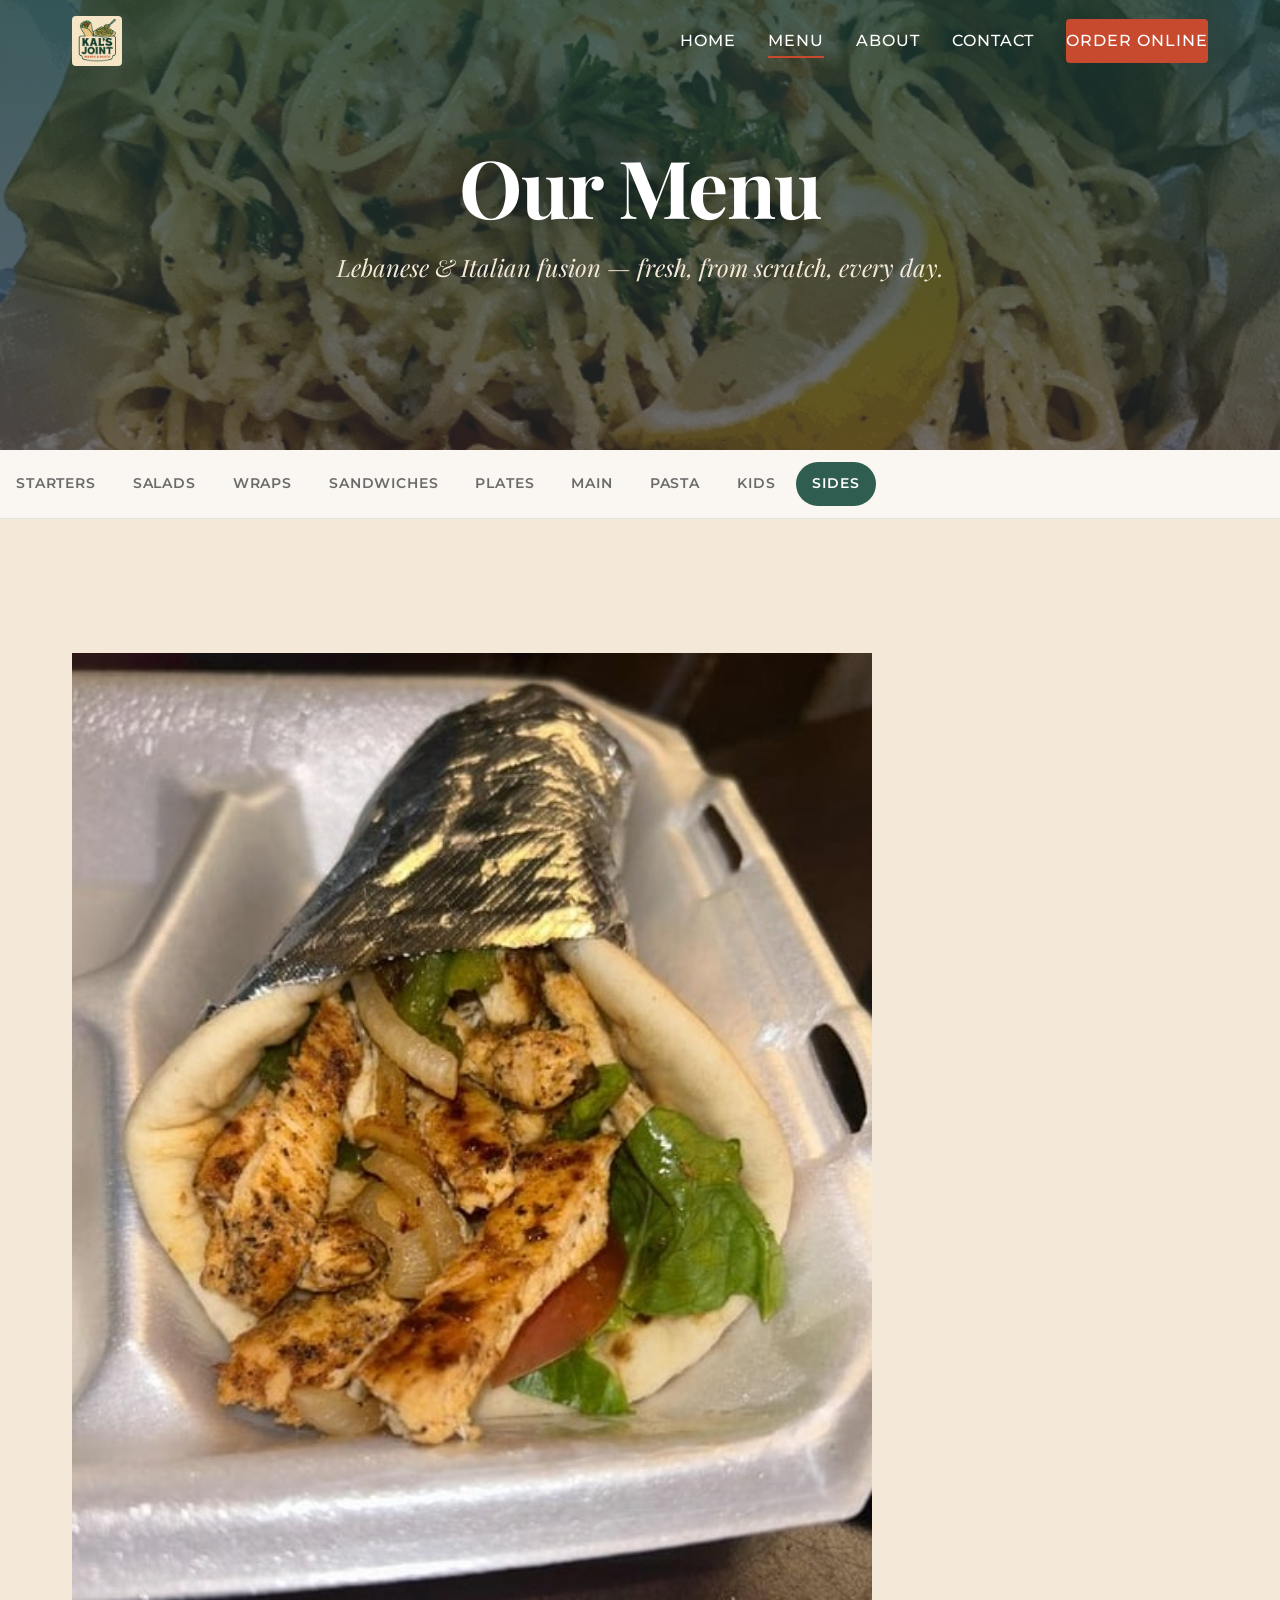
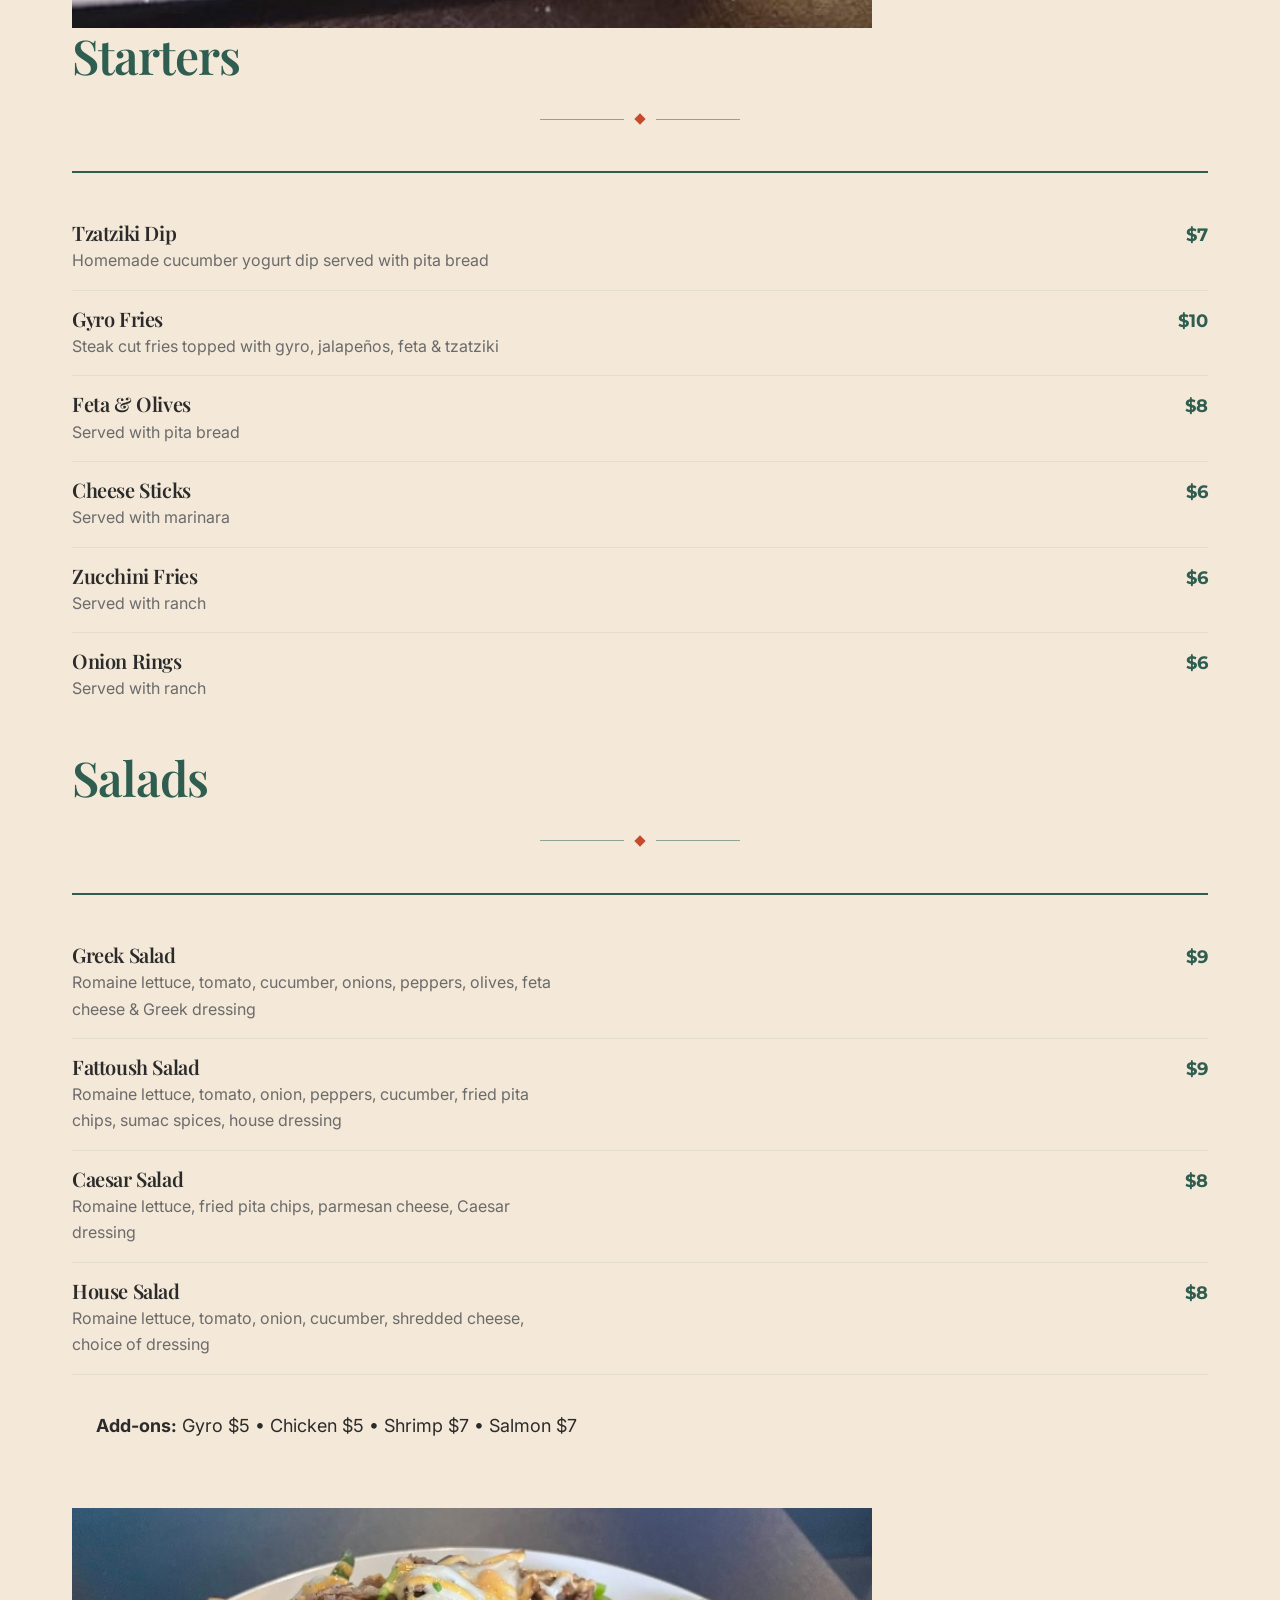
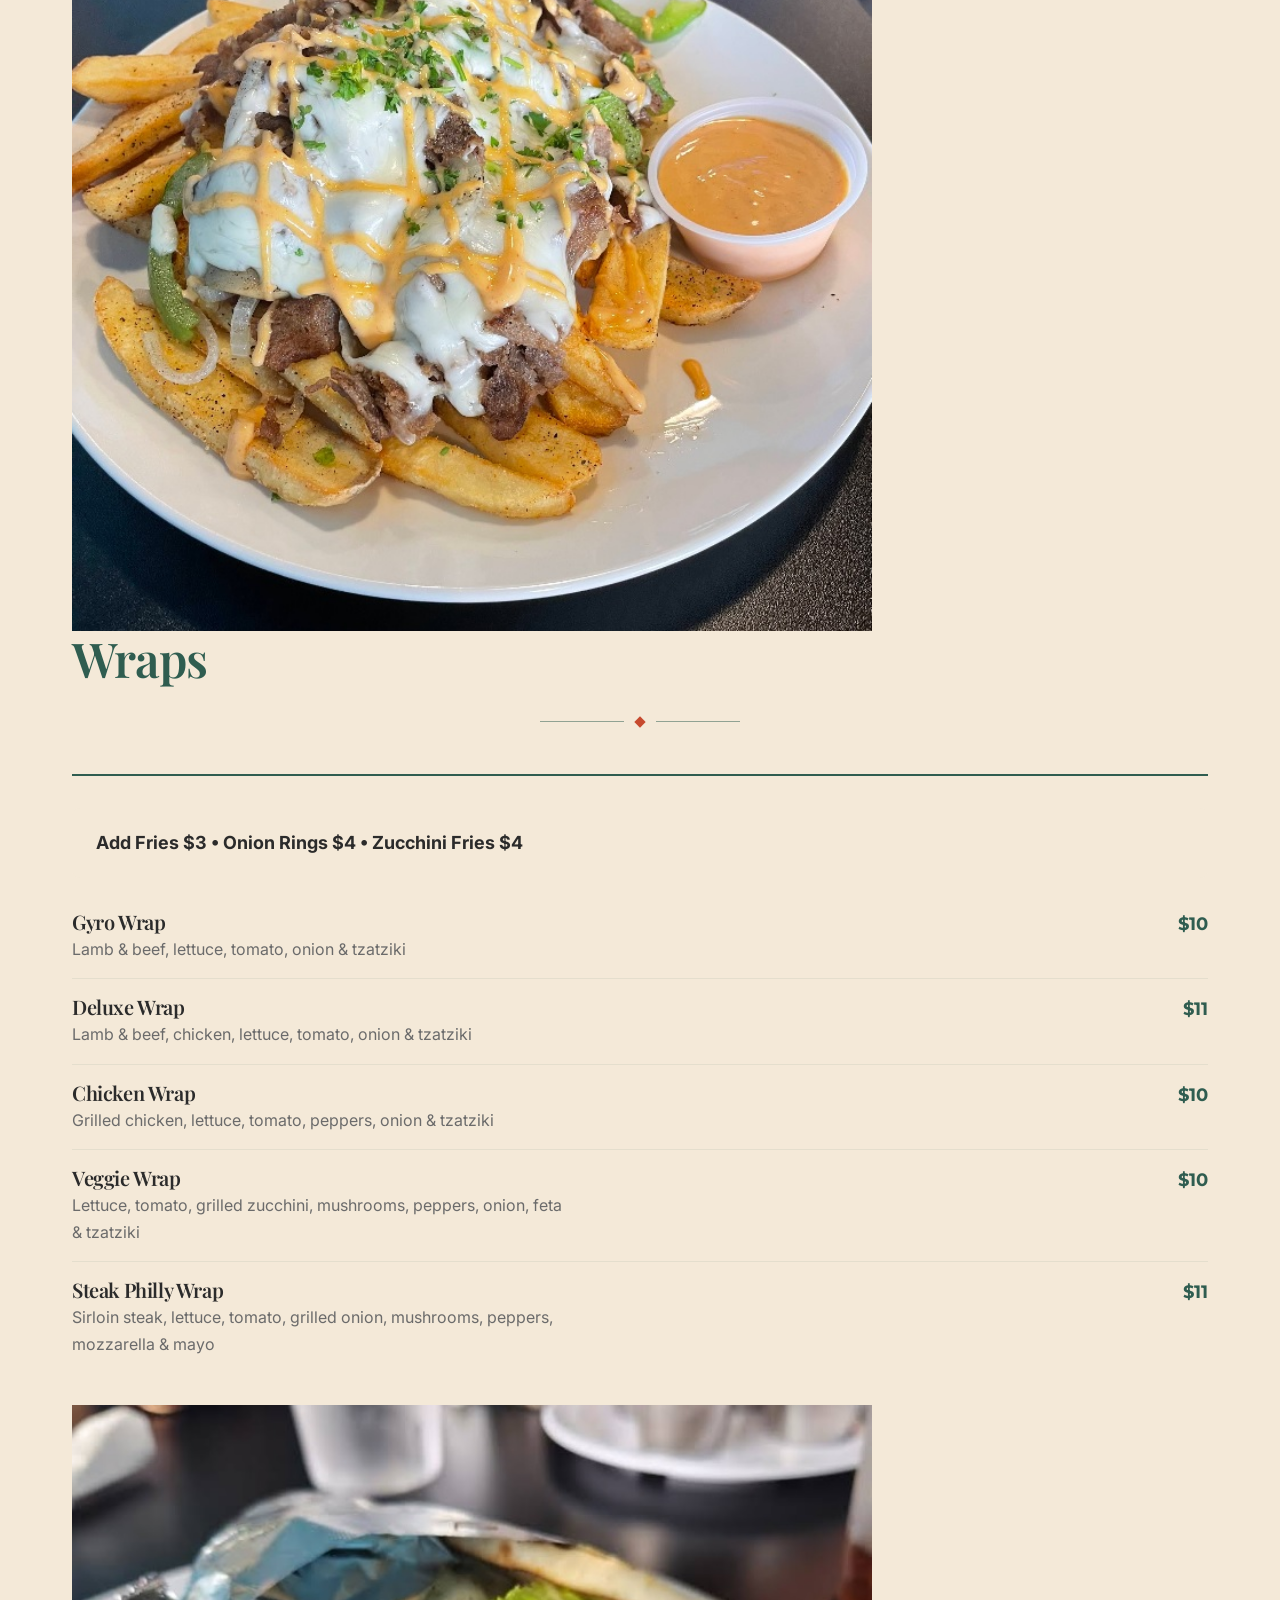
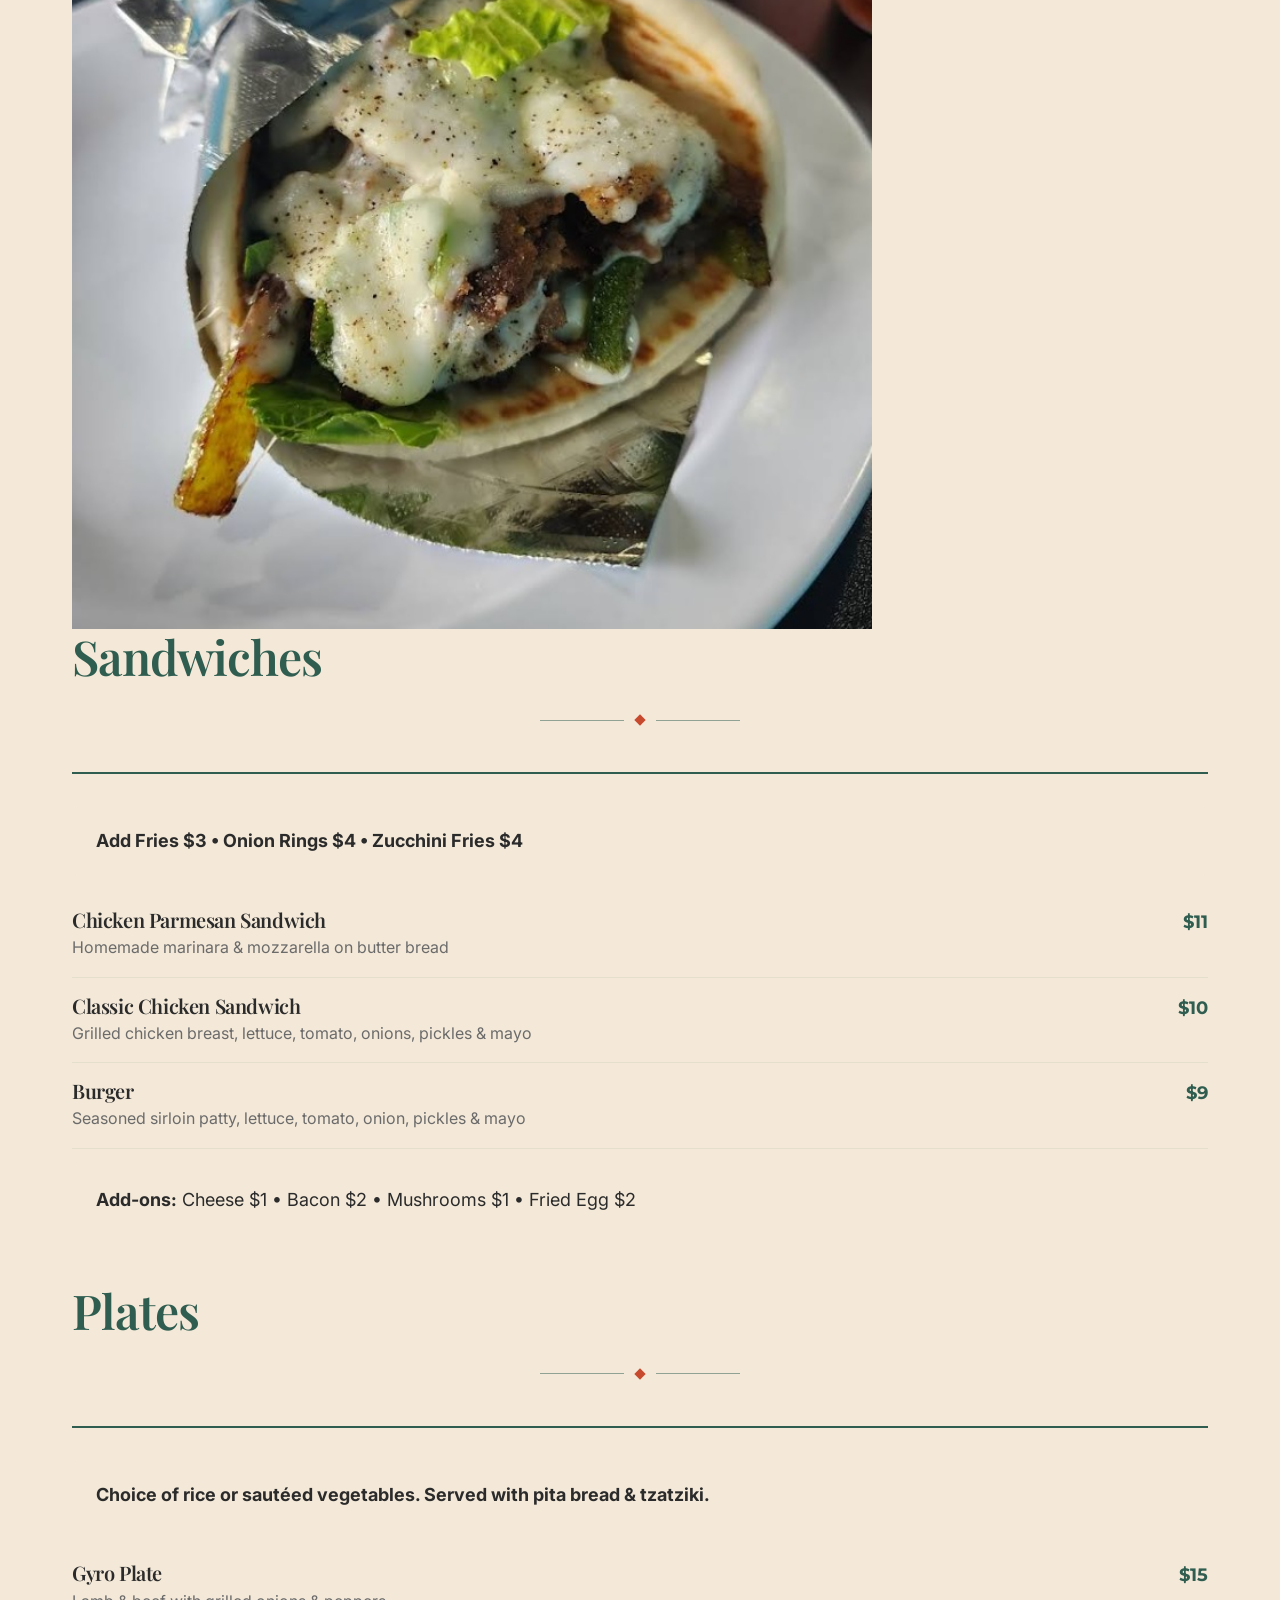
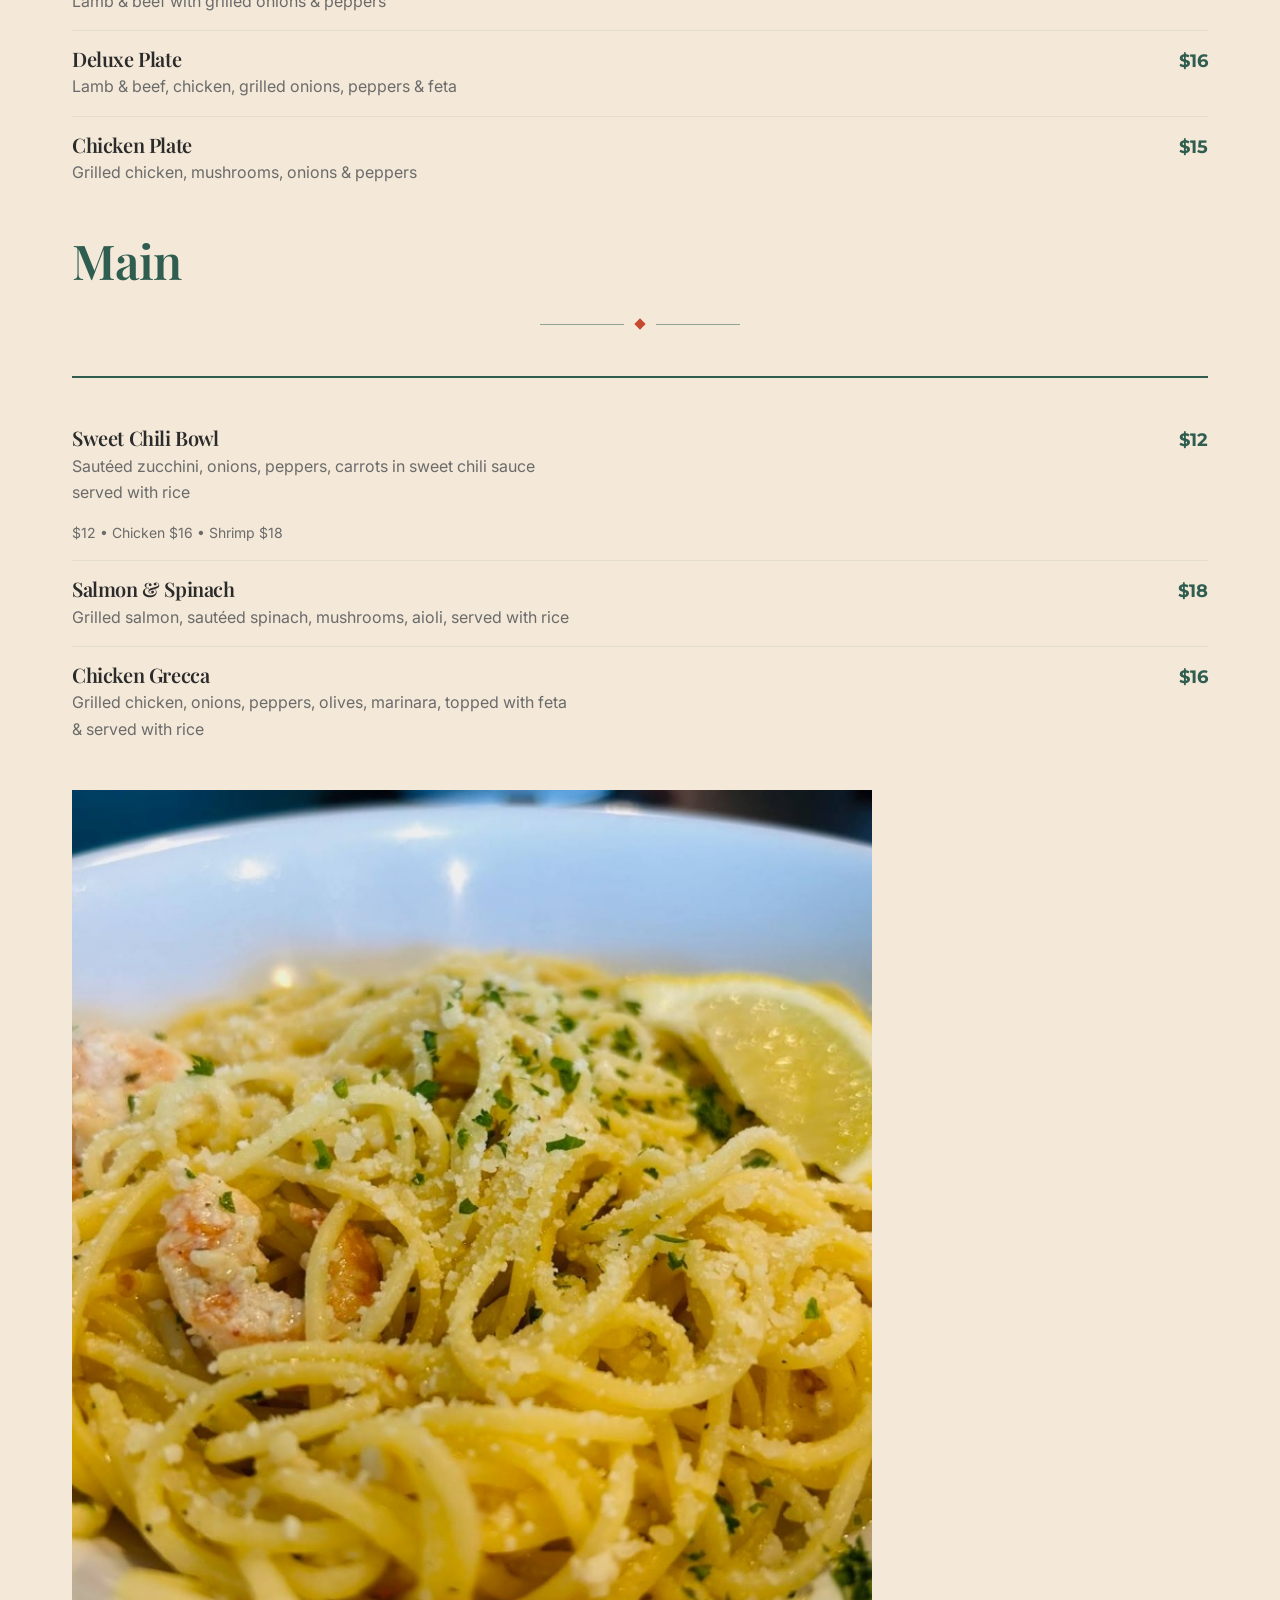
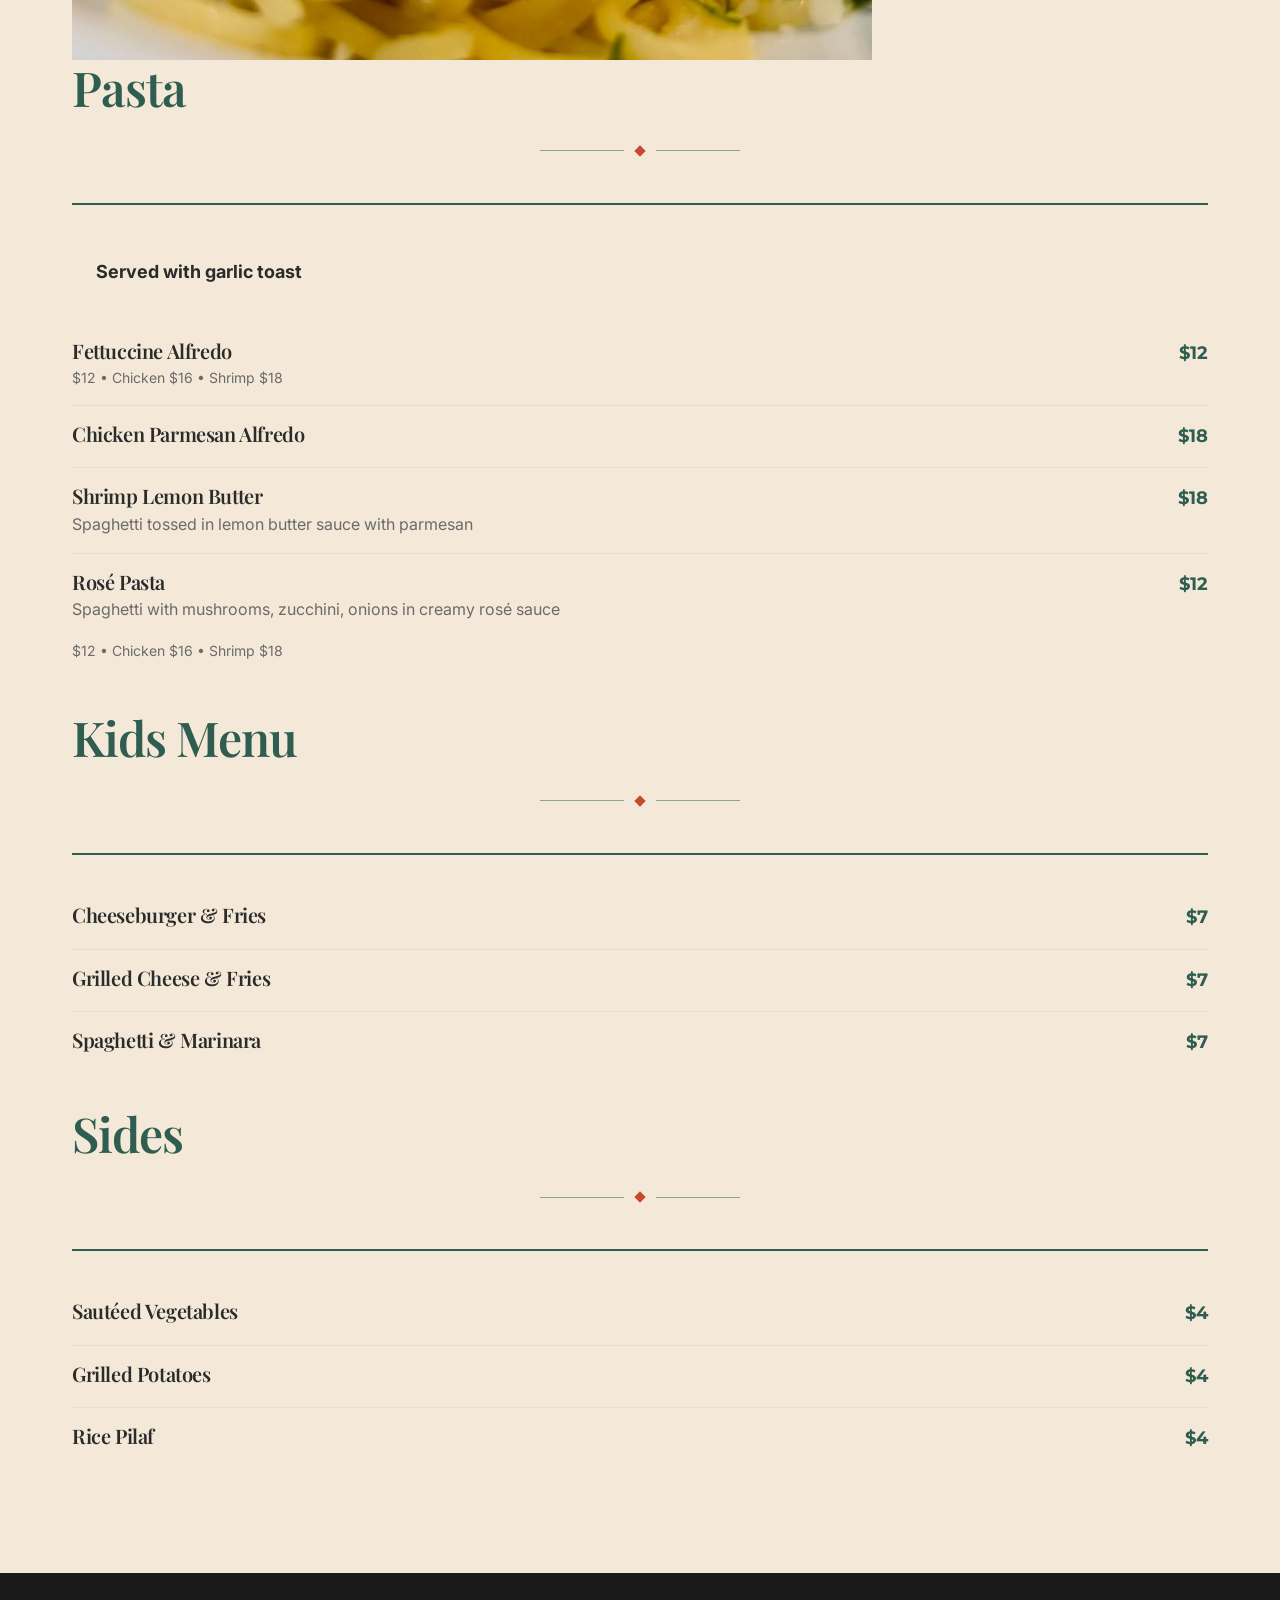
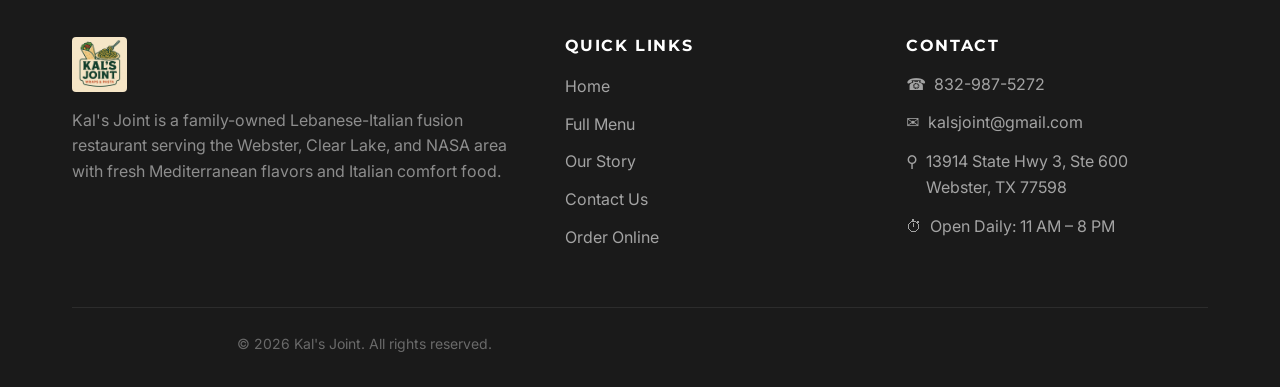
<file: menu.html>
<!DOCTYPE html>
<html lang="en">
<head>
  <meta charset="UTF-8">
  <meta name="viewport" content="width=device-width, initial-scale=1.0">
  <title>Menu | Kal's Joint - Lebanese &amp; Italian Fusion - Webster, TX</title>
  <meta name="description" content="View the full menu at Kal's Joint in Webster, TX. Lebanese-Italian fusion including gyro wraps, pasta, Mediterranean plates, salads, and more. Open daily 11AM-8PM.">
  <meta name="robots" content="index, follow">
  <link rel="canonical" href="https://kalsjoint.com/menu.html">

  <!-- Open Graph -->
  <meta property="og:type" content="website">
  <meta property="og:title" content="Menu | Kal's Joint - Lebanese &amp; Italian Fusion - Webster, TX">
  <meta property="og:description" content="View the full menu at Kal's Joint in Webster, TX. Lebanese-Italian fusion including gyro wraps, pasta, Mediterranean plates, salads, and more.">
  <meta property="og:image" content="images/food-2.jpg">
  <meta property="og:url" content="https://kalsjoint.com/menu.html">
  <meta property="og:site_name" content="Kal's Joint">

  <!-- Twitter Card -->
  <meta name="twitter:card" content="summary_large_image">
  <meta name="twitter:title" content="Menu | Kal's Joint - Lebanese &amp; Italian Fusion - Webster, TX">
  <meta name="twitter:description" content="View the full menu at Kal's Joint in Webster, TX. Lebanese-Italian fusion including gyro wraps, pasta, Mediterranean plates, salads, and more.">
  <meta name="twitter:image" content="images/food-2.jpg">

  <!-- Preload hero image -->
  <link rel="preload" as="image" href="images/food-2.jpg">

  <link rel="stylesheet" href="css/styles.css">

  <!-- Schema: Restaurant -->
  <script type="application/ld+json">
  {
    "@context": "https://schema.org",
    "@type": "Restaurant",
    "name": "Kal's Joint",
    "description": "Family-owned Lebanese-Italian fusion restaurant serving fresh Mediterranean wraps, pasta, gyro plates, and Italian comfort food in Webster, TX.",
    "url": "https://kalsjoint.com",
    "telephone": "+18329875272",
    "email": "kalsjoint@gmail.com",
    "servesCuisine": ["Lebanese", "Italian", "Mediterranean"],
    "address": {
      "@type": "PostalAddress",
      "streetAddress": "13914 State Hwy 3, Suite 600",
      "addressLocality": "Webster",
      "addressRegion": "TX",
      "postalCode": "77598",
      "addressCountry": "US"
    },
    "geo": {
      "@type": "GeoCoordinates",
      "latitude": "29.5297",
      "longitude": "-95.1187"
    },
    "areaServed": ["Webster", "Clear Lake", "League City", "Friendswood", "Nassau Bay", "Seabrook", "Kemah"],
    "openingHoursSpecification": [
      {
        "@type": "OpeningHoursSpecification",
        "dayOfWeek": ["Monday", "Tuesday", "Wednesday", "Thursday", "Friday", "Saturday", "Sunday"],
        "opens": "11:00",
        "closes": "20:00"
      }
    ],
    "priceRange": "$$",
    "image": "images/food-2.jpg",
    "hasMenu": {
      "@type": "Menu",
      "url": "https://kalsjoint.com/menu.html",
      "hasMenuSection": [
        {
          "@type": "MenuSection",
          "name": "Starters",
          "hasMenuItem": [
            {"@type": "MenuItem", "name": "Tzatziki Dip", "description": "Homemade cucumber yogurt dip served with pita bread", "offers": {"@type": "Offer", "price": "7.00", "priceCurrency": "USD"}},
            {"@type": "MenuItem", "name": "Gyro Fries", "description": "Steak cut fries topped with gyro, jalapeños, feta & tzatziki", "offers": {"@type": "Offer", "price": "10.00", "priceCurrency": "USD"}},
            {"@type": "MenuItem", "name": "Feta & Olives", "description": "Served with pita bread", "offers": {"@type": "Offer", "price": "8.00", "priceCurrency": "USD"}},
            {"@type": "MenuItem", "name": "Cheese Sticks", "description": "Served with marinara", "offers": {"@type": "Offer", "price": "6.00", "priceCurrency": "USD"}},
            {"@type": "MenuItem", "name": "Zucchini Fries", "description": "Served with ranch", "offers": {"@type": "Offer", "price": "6.00", "priceCurrency": "USD"}},
            {"@type": "MenuItem", "name": "Onion Rings", "description": "Served with ranch", "offers": {"@type": "Offer", "price": "6.00", "priceCurrency": "USD"}}
          ]
        },
        {
          "@type": "MenuSection",
          "name": "Wraps",
          "hasMenuItem": [
            {"@type": "MenuItem", "name": "Gyro Wrap", "description": "Lamb & beef, lettuce, tomato, onion & tzatziki", "offers": {"@type": "Offer", "price": "10.00", "priceCurrency": "USD"}},
            {"@type": "MenuItem", "name": "Deluxe Wrap", "description": "Lamb & beef, chicken, lettuce, tomato, onion & tzatziki", "offers": {"@type": "Offer", "price": "11.00", "priceCurrency": "USD"}},
            {"@type": "MenuItem", "name": "Chicken Wrap", "description": "Grilled chicken, lettuce, tomato, peppers, onion & tzatziki", "offers": {"@type": "Offer", "price": "10.00", "priceCurrency": "USD"}}
          ]
        },
        {
          "@type": "MenuSection",
          "name": "Pasta",
          "hasMenuItem": [
            {"@type": "MenuItem", "name": "Fettuccine Alfredo", "offers": {"@type": "Offer", "price": "12.00", "priceCurrency": "USD"}},
            {"@type": "MenuItem", "name": "Chicken Parmesan Alfredo", "offers": {"@type": "Offer", "price": "18.00", "priceCurrency": "USD"}},
            {"@type": "MenuItem", "name": "Shrimp Lemon Butter", "description": "Spaghetti tossed in lemon butter sauce with parmesan", "offers": {"@type": "Offer", "price": "18.00", "priceCurrency": "USD"}}
          ]
        }
      ]
    }
  }
  </script>
</head>
<body>

  <a href="#main" class="skip-link">Skip to main content</a>

  <!-- NAVIGATION -->
  <header class="site-header" role="banner">
    <div class="container">
      <nav class="nav-inner" aria-label="Main navigation">
        <a href="index.html" class="nav-logo">
          <img src="images/logo.jpg" alt="Kal's Joint logo" width="50" height="50">
        </a>
        <div class="nav-links" id="navLinks">
          <a href="index.html">Home</a>
          <a href="menu.html" class="active">Menu</a>
          <a href="about.html">About</a>
          <a href="contact.html">Contact</a>
          <a href="#" class="nav-cta">Order Online</a>
        </div>
        <button class="nav-toggle" id="navToggle" aria-label="Toggle navigation menu" aria-expanded="false">
          <span></span>
        </button>
      </nav>
    </div>
  </header>
  <div class="nav-overlay" id="navOverlay"></div>

  <main id="main">

    <!-- SUB-PAGE HERO -->
    <section class="hero hero--sub" aria-label="Our Menu">
      <div class="hero-bg" style="background-image: url('images/food-2.jpg');" role="img" aria-label="Lebanese-Italian fusion dishes at Kal's Joint"></div>
      <div class="hero-content">
        <h1>Our Menu</h1>
        <p class="hero-tagline">Lebanese &amp; Italian fusion — fresh, from scratch, every day.</p>
      </div>
    </section>

    <!-- STICKY MENU CATEGORY NAV -->
    <nav class="menu-nav" aria-label="Menu categories">
      <a href="#starters">Starters</a>
      <a href="#salads">Salads</a>
      <a href="#wraps">Wraps</a>
      <a href="#sandwiches">Sandwiches</a>
      <a href="#plates">Plates</a>
      <a href="#main-dishes">Main</a>
      <a href="#pasta">Pasta</a>
      <a href="#kids">Kids</a>
      <a href="#sides">Sides</a>
    </nav>

    <!-- MENU CONTENT -->
    <section class="section-cream section-textured" aria-label="Full menu">
      <div class="container">

        <!-- STARTERS -->
        <div id="starters" class="menu-section" style="scroll-margin-top: 7rem;">
          <img src="images/food-6.jpg" alt="Gyro fries starter at Kal's Joint" class="section-image" width="800" height="400" loading="lazy">
          <div class="menu-section-header">
            <h2>Starters</h2>
            <div class="ornament" aria-hidden="true"><div class="ornament-diamond"></div></div>
          </div>

          <div class="menu-item">
            <div class="menu-item-info">
              <h3 class="menu-item-name">Tzatziki Dip</h3>
              <p class="menu-item-desc">Homemade cucumber yogurt dip served with pita bread</p>
            </div>
            <span class="menu-item-price">$7</span>
          </div>

          <div class="menu-item">
            <div class="menu-item-info">
              <h3 class="menu-item-name">Gyro Fries</h3>
              <p class="menu-item-desc">Steak cut fries topped with gyro, jalape&ntilde;os, feta &amp; tzatziki</p>
            </div>
            <span class="menu-item-price">$10</span>
          </div>

          <div class="menu-item">
            <div class="menu-item-info">
              <h3 class="menu-item-name">Feta &amp; Olives</h3>
              <p class="menu-item-desc">Served with pita bread</p>
            </div>
            <span class="menu-item-price">$8</span>
          </div>

          <div class="menu-item">
            <div class="menu-item-info">
              <h3 class="menu-item-name">Cheese Sticks</h3>
              <p class="menu-item-desc">Served with marinara</p>
            </div>
            <span class="menu-item-price">$6</span>
          </div>

          <div class="menu-item">
            <div class="menu-item-info">
              <h3 class="menu-item-name">Zucchini Fries</h3>
              <p class="menu-item-desc">Served with ranch</p>
            </div>
            <span class="menu-item-price">$6</span>
          </div>

          <div class="menu-item">
            <div class="menu-item-info">
              <h3 class="menu-item-name">Onion Rings</h3>
              <p class="menu-item-desc">Served with ranch</p>
            </div>
            <span class="menu-item-price">$6</span>
          </div>
        </div>

        <!-- SALADS -->
        <div id="salads" class="menu-section" style="scroll-margin-top: 7rem;">
          <div class="menu-section-header">
            <h2>Salads</h2>
            <div class="ornament" aria-hidden="true"><div class="ornament-diamond"></div></div>
          </div>

          <div class="menu-item">
            <div class="menu-item-info">
              <h3 class="menu-item-name">Greek Salad</h3>
              <p class="menu-item-desc">Romaine lettuce, tomato, cucumber, onions, peppers, olives, feta cheese &amp; Greek dressing</p>
            </div>
            <span class="menu-item-price">$9</span>
          </div>

          <div class="menu-item">
            <div class="menu-item-info">
              <h3 class="menu-item-name">Fattoush Salad</h3>
              <p class="menu-item-desc">Romaine lettuce, tomato, onion, peppers, cucumber, fried pita chips, sumac spices, house dressing</p>
            </div>
            <span class="menu-item-price">$9</span>
          </div>

          <div class="menu-item">
            <div class="menu-item-info">
              <h3 class="menu-item-name">Caesar Salad</h3>
              <p class="menu-item-desc">Romaine lettuce, fried pita chips, parmesan cheese, Caesar dressing</p>
            </div>
            <span class="menu-item-price">$8</span>
          </div>

          <div class="menu-item">
            <div class="menu-item-info">
              <h3 class="menu-item-name">House Salad</h3>
              <p class="menu-item-desc">Romaine lettuce, tomato, onion, cucumber, shredded cheese, choice of dressing</p>
            </div>
            <span class="menu-item-price">$8</span>
          </div>

          <div class="menu-addons">
            <p><strong>Add-ons:</strong> Gyro $5 &bull; Chicken $5 &bull; Shrimp $7 &bull; Salmon $7</p>
          </div>
        </div>

        <!-- WRAPS -->
        <div id="wraps" class="menu-section" style="scroll-margin-top: 7rem;">
          <img src="images/food-3.jpg" alt="Fresh wraps at Kal's Joint" class="section-image" width="800" height="400" loading="lazy">
          <div class="menu-section-header">
            <h2>Wraps</h2>
            <div class="ornament" aria-hidden="true"><div class="ornament-diamond"></div></div>
          </div>

          <div class="menu-addons">
            <p><strong>Add Fries $3 &bull; Onion Rings $4 &bull; Zucchini Fries $4</strong></p>
          </div>

          <div class="menu-item">
            <div class="menu-item-info">
              <h3 class="menu-item-name">Gyro Wrap</h3>
              <p class="menu-item-desc">Lamb &amp; beef, lettuce, tomato, onion &amp; tzatziki</p>
            </div>
            <span class="menu-item-price">$10</span>
          </div>

          <div class="menu-item">
            <div class="menu-item-info">
              <h3 class="menu-item-name">Deluxe Wrap</h3>
              <p class="menu-item-desc">Lamb &amp; beef, chicken, lettuce, tomato, onion &amp; tzatziki</p>
            </div>
            <span class="menu-item-price">$11</span>
          </div>

          <div class="menu-item">
            <div class="menu-item-info">
              <h3 class="menu-item-name">Chicken Wrap</h3>
              <p class="menu-item-desc">Grilled chicken, lettuce, tomato, peppers, onion &amp; tzatziki</p>
            </div>
            <span class="menu-item-price">$10</span>
          </div>

          <div class="menu-item">
            <div class="menu-item-info">
              <h3 class="menu-item-name">Veggie Wrap</h3>
              <p class="menu-item-desc">Lettuce, tomato, grilled zucchini, mushrooms, peppers, onion, feta &amp; tzatziki</p>
            </div>
            <span class="menu-item-price">$10</span>
          </div>

          <div class="menu-item">
            <div class="menu-item-info">
              <h3 class="menu-item-name">Steak Philly Wrap</h3>
              <p class="menu-item-desc">Sirloin steak, lettuce, tomato, grilled onion, mushrooms, peppers, mozzarella &amp; mayo</p>
            </div>
            <span class="menu-item-price">$11</span>
          </div>
        </div>

        <!-- SANDWICHES -->
        <div id="sandwiches" class="menu-section" style="scroll-margin-top: 7rem;">
          <img src="images/food-8.jpg" alt="Sandwiches at Kal's Joint" class="section-image" width="800" height="400" loading="lazy">
          <div class="menu-section-header">
            <h2>Sandwiches</h2>
            <div class="ornament" aria-hidden="true"><div class="ornament-diamond"></div></div>
          </div>

          <div class="menu-addons">
            <p><strong>Add Fries $3 &bull; Onion Rings $4 &bull; Zucchini Fries $4</strong></p>
          </div>

          <div class="menu-item">
            <div class="menu-item-info">
              <h3 class="menu-item-name">Chicken Parmesan Sandwich</h3>
              <p class="menu-item-desc">Homemade marinara &amp; mozzarella on butter bread</p>
            </div>
            <span class="menu-item-price">$11</span>
          </div>

          <div class="menu-item">
            <div class="menu-item-info">
              <h3 class="menu-item-name">Classic Chicken Sandwich</h3>
              <p class="menu-item-desc">Grilled chicken breast, lettuce, tomato, onions, pickles &amp; mayo</p>
            </div>
            <span class="menu-item-price">$10</span>
          </div>

          <div class="menu-item">
            <div class="menu-item-info">
              <h3 class="menu-item-name">Burger</h3>
              <p class="menu-item-desc">Seasoned sirloin patty, lettuce, tomato, onion, pickles &amp; mayo</p>
            </div>
            <span class="menu-item-price">$9</span>
          </div>

          <div class="menu-addons">
            <p><strong>Add-ons:</strong> Cheese $1 &bull; Bacon $2 &bull; Mushrooms $1 &bull; Fried Egg $2</p>
          </div>
        </div>

        <!-- PLATES -->
        <div id="plates" class="menu-section" style="scroll-margin-top: 7rem;">
          <div class="menu-section-header">
            <h2>Plates</h2>
            <div class="ornament" aria-hidden="true"><div class="ornament-diamond"></div></div>
          </div>

          <div class="menu-addons">
            <p><strong>Choice of rice or saut&eacute;ed vegetables. Served with pita bread &amp; tzatziki.</strong></p>
          </div>

          <div class="menu-item">
            <div class="menu-item-info">
              <h3 class="menu-item-name">Gyro Plate</h3>
              <p class="menu-item-desc">Lamb &amp; beef with grilled onions &amp; peppers</p>
            </div>
            <span class="menu-item-price">$15</span>
          </div>

          <div class="menu-item">
            <div class="menu-item-info">
              <h3 class="menu-item-name">Deluxe Plate</h3>
              <p class="menu-item-desc">Lamb &amp; beef, chicken, grilled onions, peppers &amp; feta</p>
            </div>
            <span class="menu-item-price">$16</span>
          </div>

          <div class="menu-item">
            <div class="menu-item-info">
              <h3 class="menu-item-name">Chicken Plate</h3>
              <p class="menu-item-desc">Grilled chicken, mushrooms, onions &amp; peppers</p>
            </div>
            <span class="menu-item-price">$15</span>
          </div>
        </div>

        <!-- MAIN -->
        <div id="main-dishes" class="menu-section" style="scroll-margin-top: 7rem;">
          <div class="menu-section-header">
            <h2>Main</h2>
            <div class="ornament" aria-hidden="true"><div class="ornament-diamond"></div></div>
          </div>

          <div class="menu-item">
            <div class="menu-item-info">
              <h3 class="menu-item-name">Sweet Chili Bowl</h3>
              <p class="menu-item-desc">Saut&eacute;ed zucchini, onions, peppers, carrots in sweet chili sauce served with rice</p>
              <p class="menu-item-variants">$12 &bull; Chicken $16 &bull; Shrimp $18</p>
            </div>
            <span class="menu-item-price">$12</span>
          </div>

          <div class="menu-item">
            <div class="menu-item-info">
              <h3 class="menu-item-name">Salmon &amp; Spinach</h3>
              <p class="menu-item-desc">Grilled salmon, saut&eacute;ed spinach, mushrooms, aioli, served with rice</p>
            </div>
            <span class="menu-item-price">$18</span>
          </div>

          <div class="menu-item">
            <div class="menu-item-info">
              <h3 class="menu-item-name">Chicken Grecca</h3>
              <p class="menu-item-desc">Grilled chicken, onions, peppers, olives, marinara, topped with feta &amp; served with rice</p>
            </div>
            <span class="menu-item-price">$16</span>
          </div>
        </div>

        <!-- PASTA -->
        <div id="pasta" class="menu-section" style="scroll-margin-top: 7rem;">
          <img src="images/food-7.jpg" alt="Pasta dishes at Kal's Joint" class="section-image" width="800" height="400" loading="lazy">
          <div class="menu-section-header">
            <h2>Pasta</h2>
            <div class="ornament" aria-hidden="true"><div class="ornament-diamond"></div></div>
          </div>

          <div class="menu-addons">
            <p><strong>Served with garlic toast</strong></p>
          </div>

          <div class="menu-item">
            <div class="menu-item-info">
              <h3 class="menu-item-name">Fettuccine Alfredo</h3>
              <p class="menu-item-variants">$12 &bull; Chicken $16 &bull; Shrimp $18</p>
            </div>
            <span class="menu-item-price">$12</span>
          </div>

          <div class="menu-item">
            <div class="menu-item-info">
              <h3 class="menu-item-name">Chicken Parmesan Alfredo</h3>
            </div>
            <span class="menu-item-price">$18</span>
          </div>

          <div class="menu-item">
            <div class="menu-item-info">
              <h3 class="menu-item-name">Shrimp Lemon Butter</h3>
              <p class="menu-item-desc">Spaghetti tossed in lemon butter sauce with parmesan</p>
            </div>
            <span class="menu-item-price">$18</span>
          </div>

          <div class="menu-item">
            <div class="menu-item-info">
              <h3 class="menu-item-name">Ros&eacute; Pasta</h3>
              <p class="menu-item-desc">Spaghetti with mushrooms, zucchini, onions in creamy ros&eacute; sauce</p>
              <p class="menu-item-variants">$12 &bull; Chicken $16 &bull; Shrimp $18</p>
            </div>
            <span class="menu-item-price">$12</span>
          </div>
        </div>

        <!-- KIDS MENU -->
        <div id="kids" class="menu-section" style="scroll-margin-top: 7rem;">
          <div class="menu-section-header">
            <h2>Kids Menu</h2>
            <div class="ornament" aria-hidden="true"><div class="ornament-diamond"></div></div>
          </div>

          <div class="menu-item">
            <div class="menu-item-info">
              <h3 class="menu-item-name">Cheeseburger &amp; Fries</h3>
            </div>
            <span class="menu-item-price">$7</span>
          </div>

          <div class="menu-item">
            <div class="menu-item-info">
              <h3 class="menu-item-name">Grilled Cheese &amp; Fries</h3>
            </div>
            <span class="menu-item-price">$7</span>
          </div>

          <div class="menu-item">
            <div class="menu-item-info">
              <h3 class="menu-item-name">Spaghetti &amp; Marinara</h3>
            </div>
            <span class="menu-item-price">$7</span>
          </div>
        </div>

        <!-- SIDES -->
        <div id="sides" class="menu-section" style="scroll-margin-top: 7rem;">
          <div class="menu-section-header">
            <h2>Sides</h2>
            <div class="ornament" aria-hidden="true"><div class="ornament-diamond"></div></div>
          </div>

          <div class="menu-item">
            <div class="menu-item-info">
              <h3 class="menu-item-name">Saut&eacute;ed Vegetables</h3>
            </div>
            <span class="menu-item-price">$4</span>
          </div>

          <div class="menu-item">
            <div class="menu-item-info">
              <h3 class="menu-item-name">Grilled Potatoes</h3>
            </div>
            <span class="menu-item-price">$4</span>
          </div>

          <div class="menu-item">
            <div class="menu-item-info">
              <h3 class="menu-item-name">Rice Pilaf</h3>
            </div>
            <span class="menu-item-price">$4</span>
          </div>
        </div>

      </div>
    </section>

  </main>

  <!-- MOBILE STICKY ORDER BAR -->
  <div class="mobile-order-bar">
    <a href="#" class="btn btn-primary">Order Online</a>
  </div>

  <!-- FOOTER -->
  <footer class="site-footer" role="contentinfo">
    <div class="container">
      <div class="footer-grid">
        <div class="footer-brand">
          <img src="images/logo.jpg" alt="Kal's Joint logo" width="55" height="55">
          <p>Kal's Joint is a family-owned Lebanese-Italian fusion restaurant serving the Webster, Clear Lake, and NASA area with fresh Mediterranean flavors and Italian comfort food.</p>
        </div>
        <div>
          <h4 class="footer-heading">Quick Links</h4>
          <ul class="footer-links">
            <li><a href="index.html">Home</a></li>
            <li><a href="menu.html">Full Menu</a></li>
            <li><a href="about.html">Our Story</a></li>
            <li><a href="contact.html">Contact Us</a></li>
            <li><a href="#">Order Online</a></li>
          </ul>
        </div>
        <div>
          <h4 class="footer-heading">Contact</h4>
          <div class="footer-contact-item">
            <span>&#9742;</span>
            <a href="tel:+18329875272">832-987-5272</a>
          </div>
          <div class="footer-contact-item">
            <span>&#9993;</span>
            <a href="mailto:kalsjoint@gmail.com">kalsjoint@gmail.com</a>
          </div>
          <div class="footer-contact-item">
            <span>&#9906;</span>
            <span>13914 State Hwy 3, Ste 600<br>Webster, TX 77598</span>
          </div>
          <div class="footer-contact-item">
            <span>&#9201;</span>
            <span>Open Daily: 11 AM – 8 PM</span>
          </div>
        </div>
      </div>
      <div class="footer-bottom">
        <p>&copy; 2026 Kal's Joint. All rights reserved.</p>
      </div>
    </div>
  </footer>

  <script src="js/main.js" defer></script>
</body>
</html>
</file>
<file: css/styles.css>
/* ============================================
   DESIGN DECISIONS — Kal's Joint
   ============================================
   Typography:  Playfair Display (display/headings) + Inter (body) + Montserrat (nav/buttons)
                Client brand fonts — Playfair Display is the primary visual driver.
                Module C permits a third decorative font for restaurant personality.

   Signature:   Mediterranean ornamental divider — a thin horizontal rule with a
                small rotated diamond (lozenge) in the center, rendered in olive green
                and tomato rust. Evokes Mediterranean tile work. Appears between
                major sections and as a decorative element in headers and menus.

   Rhythm:      Section 1 (Hero): Full-bleed food photo, dark gradient overlay with green tint
                Section 2 (Two Cuisines): Warm cream bg with subtle dot texture, editorial two-col
                Section 3 (Featured Dishes): Dark olive green bg, asymmetric editorial layout
                Section 4 (Dessert Callout): Full-bleed image banner, diagonal clip-path top edge
                Section 5 (Reviews): Light cream bg, large serif quotes, subtle texture
                Section 6 (Hours & Location): Dark charcoal bg with green accents, map embed
                Section 7 (Footer): Darkest shade, multi-column

   Hero:        Photo overlay — full-bleed food-5.jpg, gradient overlay with
                Mediterranean green tint, center-aligned text (Module C permits
                center-aligned short text for atmosphere), two differentiated CTAs

   Colors:      Dominant: #2F5D50 (olive green — dark sections, hero tint, footer)
                Supporting: #F4E9D8 (warm cream — light section backgrounds)
                Accent: #C74A2E (tomato rust — CTAs, highlights, links only)
                Supporting: #6FAF65 (herb green — small accents, hover states)
                Text: #2B2B2B (charcoal — never pure black)
   ============================================ */

/* ----------------------------------------
   GOOGLE FONTS
   ---------------------------------------- */
@import url('https://fonts.googleapis.com/css2?family=Inter:wght@400;500;600&family=Montserrat:wght@500;600;700&family=Playfair+Display:ital,wght@0,400;0,600;0,700;1,400;1,600&display=swap');

/* ----------------------------------------
   CUSTOM PROPERTIES
   ---------------------------------------- */
:root {
  /* Brand colors */
  --color-primary: #2F5D50;
  --color-primary-dark: #1E3F36;
  --color-primary-light: #3A7566;
  --color-secondary: #F4E9D8;
  --color-secondary-dark: #E8D8C0;
  --color-accent: #C74A2E;
  --color-accent-dark: #A83D25;
  --color-herb: #6FAF65;
  --color-dark: #2B2B2B;
  --color-light: #FAF7F2;
  --color-gray: #6B6B6B;
  --color-bg-alt: #F0E4D0;

  /* Typography scale (clamp responsive) */
  --text-xs: clamp(0.75rem, 0.7rem + 0.25vw, 0.875rem);
  --text-sm: clamp(0.875rem, 0.8rem + 0.35vw, 1rem);
  --text-base: clamp(1rem, 0.9rem + 0.5vw, 1.125rem);
  --text-lg: clamp(1.125rem, 1rem + 0.6vw, 1.25rem);
  --text-xl: clamp(1.25rem, 1.1rem + 0.75vw, 1.5rem);
  --text-2xl: clamp(1.5rem, 1.2rem + 1.5vw, 2rem);
  --text-3xl: clamp(2rem, 1.5rem + 2.5vw, 3rem);
  --text-4xl: clamp(2.5rem, 1.8rem + 3.5vw, 4rem);
  --text-5xl: clamp(3rem, 2rem + 4vw, 5rem);

  /* Font families */
  --font-display: 'Playfair Display', Georgia, serif;
  --font-body: 'Inter', system-ui, sans-serif;
  --font-nav: 'Montserrat', system-ui, sans-serif;

  /* Spacing */
  --section-pad: clamp(60px, 8vw, 120px);
  --container-width: 1200px;
  --container-pad: clamp(1.25rem, 4vw, 2rem);
}

/* ----------------------------------------
   RESET & BASE
   ---------------------------------------- */
*,
*::before,
*::after {
  box-sizing: border-box;
  margin: 0;
  padding: 0;
}

html {
  scroll-behavior: smooth;
  -webkit-text-size-adjust: 100%;
}

body {
  font-family: var(--font-body);
  font-size: var(--text-base);
  font-weight: 400;
  line-height: 1.65;
  color: var(--color-dark);
  background-color: var(--color-light);
  overflow-x: hidden;
  -webkit-font-smoothing: antialiased;
  -moz-osx-font-smoothing: grayscale;
}

img {
  max-width: 100%;
  height: auto;
  display: block;
}

a {
  color: var(--color-accent);
  text-decoration: none;
  transition: color 0.25s ease;
}

a:hover {
  color: var(--color-accent-dark);
}

button {
  cursor: pointer;
  border: none;
  font-family: var(--font-nav);
}

ul, ol {
  list-style: none;
}

/* ----------------------------------------
   SKIP LINK (Accessibility)
   ---------------------------------------- */
.skip-link {
  position: absolute;
  top: -100%;
  left: 1rem;
  background: var(--color-primary);
  color: #fff;
  padding: 0.75rem 1.5rem;
  border-radius: 0 0 4px 4px;
  z-index: 10000;
  font-family: var(--font-nav);
  font-size: var(--text-sm);
  font-weight: 600;
}

.skip-link:focus {
  top: 0;
}

/* ----------------------------------------
   TYPOGRAPHY
   ---------------------------------------- */
h1, h2, h3, h4, h5, h6 {
  font-family: var(--font-display);
  color: var(--color-dark);
  line-height: 1.15;
  letter-spacing: -0.02em;
  font-weight: 700;
}

h1 {
  font-size: var(--text-5xl);
}

h2 {
  font-size: var(--text-4xl);
  font-weight: 600;
}

h3 {
  font-size: var(--text-2xl);
  font-weight: 600;
}

h4 {
  font-size: var(--text-xl);
  font-weight: 600;
}

p {
  max-width: 65ch;
  margin-bottom: 1em;
}

p:last-child {
  margin-bottom: 0;
}

.section-subtitle {
  font-size: var(--text-sm);
  font-family: var(--font-nav);
  font-weight: 600;
  text-transform: uppercase;
  letter-spacing: 0.15em;
  color: var(--color-accent);
  margin-bottom: 0.75rem;
}

/* ----------------------------------------
   CONTAINER
   ---------------------------------------- */
.container {
  width: 100%;
  max-width: var(--container-width);
  margin: 0 auto;
  padding: 0 var(--container-pad);
}

/* ----------------------------------------
   BUTTONS
   ---------------------------------------- */
.btn {
  display: inline-flex;
  align-items: center;
  justify-content: center;
  font-family: var(--font-nav);
  font-weight: 600;
  font-size: var(--text-sm);
  padding: 1rem 2rem;
  border-radius: 4px;
  transition: all 0.3s ease;
  text-transform: uppercase;
  letter-spacing: 0.08em;
  min-height: 48px;
  min-width: 44px;
}

.btn-primary {
  background: var(--color-accent);
  color: #fff;
  box-shadow: 0 2px 8px rgba(199, 74, 46, 0.3);
}

.btn-primary:hover {
  background: var(--color-accent-dark);
  color: #fff;
  transform: translateY(-2px);
  box-shadow: 0 4px 16px rgba(199, 74, 46, 0.4);
}

.btn-secondary {
  background: transparent;
  color: #fff;
  border: 2px solid rgba(255, 255, 255, 0.6);
  padding: calc(1rem - 2px) calc(2rem - 2px);
}

.btn-secondary:hover {
  background: rgba(255, 255, 255, 0.1);
  border-color: #fff;
  color: #fff;
}

.btn-dark {
  background: var(--color-primary);
  color: #fff;
}

.btn-dark:hover {
  background: var(--color-primary-dark);
  color: #fff;
  transform: translateY(-2px);
}

.btn-outline {
  background: transparent;
  color: var(--color-accent);
  border: 2px solid var(--color-accent);
  padding: calc(1rem - 2px) calc(2rem - 2px);
}

.btn-outline:hover {
  background: var(--color-accent);
  color: #fff;
}

/* ----------------------------------------
   ORNAMENTAL DIVIDER (Visual Signature)
   Mediterranean-inspired decorative rule
   with diamond lozenge center
   ---------------------------------------- */
.ornament {
  display: flex;
  align-items: center;
  justify-content: center;
  gap: 0.75rem;
  margin: 2rem auto;
  width: 100%;
  max-width: 200px;
}

.ornament::before,
.ornament::after {
  content: '';
  flex: 1;
  height: 1px;
  background: var(--color-primary);
  opacity: 0.5;
}

.ornament-diamond {
  width: 8px;
  height: 8px;
  background: var(--color-accent);
  transform: rotate(45deg);
  flex-shrink: 0;
}

.ornament--light::before,
.ornament--light::after {
  background: rgba(255, 255, 255, 0.4);
}

.ornament--light .ornament-diamond {
  background: var(--color-secondary);
}

/* Ornament used as section separator */
.section-ornament {
  padding: 0;
  margin: 0 auto;
  position: relative;
  z-index: 2;
}

/* ----------------------------------------
   NAVIGATION
   ---------------------------------------- */
.site-header {
  position: fixed;
  top: 0;
  left: 0;
  right: 0;
  z-index: 1000;
  padding: 1rem 0;
  transition: all 0.35s ease;
}

.site-header.scrolled {
  background: rgba(30, 63, 54, 0.97);
  backdrop-filter: blur(10px);
  padding: 0.6rem 0;
  box-shadow: 0 2px 20px rgba(0, 0, 0, 0.15);
}

.nav-inner {
  display: flex;
  align-items: center;
  justify-content: space-between;
}

.nav-logo img {
  height: 50px;
  width: auto;
  border-radius: 4px;
}

.site-header.scrolled .nav-logo img {
  height: 40px;
}

.nav-links {
  display: flex;
  align-items: center;
  gap: 2rem;
}

.nav-links a {
  font-family: var(--font-nav);
  font-size: var(--text-sm);
  font-weight: 500;
  color: #fff;
  text-transform: uppercase;
  letter-spacing: 0.06em;
  position: relative;
  padding: 0.25rem 0;
}

.nav-links a::after {
  content: '';
  position: absolute;
  bottom: 0;
  left: 0;
  width: 0;
  height: 2px;
  background: var(--color-accent);
  transition: width 0.3s ease;
}

.nav-links a:hover::after,
.nav-links a.active::after {
  width: 100%;
}

.nav-links a:hover {
  color: #fff;
}

.nav-cta {
  font-family: var(--font-nav);
  font-size: var(--text-xs);
  font-weight: 700;
  color: #fff;
  background: var(--color-accent);
  padding: 0.65rem 1.25rem;
  border-radius: 4px;
  text-transform: uppercase;
  letter-spacing: 0.08em;
  transition: all 0.3s ease;
  min-height: 44px;
  display: inline-flex;
  align-items: center;
}

.nav-cta:hover {
  background: var(--color-accent-dark);
  color: #fff;
  transform: translateY(-1px);
}

/* Mobile hamburger */
.nav-toggle {
  display: none;
  background: none;
  border: none;
  cursor: pointer;
  padding: 0.5rem;
  z-index: 1001;
  min-width: 44px;
  min-height: 44px;
  align-items: center;
  justify-content: center;
}

.nav-toggle span {
  display: block;
  width: 24px;
  height: 2px;
  background: #fff;
  transition: all 0.3s ease;
  position: relative;
}

.nav-toggle span::before,
.nav-toggle span::after {
  content: '';
  position: absolute;
  width: 24px;
  height: 2px;
  background: #fff;
  transition: all 0.3s ease;
}

.nav-toggle span::before {
  top: -7px;
}

.nav-toggle span::after {
  top: 7px;
}

.nav-toggle.active span {
  background: transparent;
}

.nav-toggle.active span::before {
  top: 0;
  transform: rotate(45deg);
}

.nav-toggle.active span::after {
  top: 0;
  transform: rotate(-45deg);
}

/* ----------------------------------------
   HERO
   ---------------------------------------- */
.hero {
  position: relative;
  min-height: 100vh;
  display: flex;
  align-items: center;
  justify-content: center;
  text-align: center;
  overflow: hidden;
}

.hero-bg {
  position: absolute;
  inset: 0;
  background-size: cover;
  background-position: center;
  background-repeat: no-repeat;
}

.hero-bg::after {
  content: '';
  position: absolute;
  inset: 0;
  background: linear-gradient(
    180deg,
    rgba(30, 63, 54, 0.75) 0%,
    rgba(43, 43, 43, 0.6) 50%,
    rgba(30, 63, 54, 0.8) 100%
  );
}

.hero-content {
  position: relative;
  z-index: 2;
  max-width: 800px;
  padding: 0 var(--container-pad);
}

.hero h1 {
  color: #fff;
  margin-bottom: 1rem;
  text-shadow: 0 2px 20px rgba(0, 0, 0, 0.3);
}

.hero-tagline {
  font-family: var(--font-display);
  font-style: italic;
  font-size: var(--text-xl);
  color: var(--color-secondary);
  margin-bottom: 2.5rem;
  font-weight: 400;
}

.hero-buttons {
  display: flex;
  gap: 1rem;
  justify-content: center;
  flex-wrap: wrap;
}

/* Sub-page hero (shorter) */
.hero--sub {
  min-height: 50vh;
  padding-top: 80px;
}

.hero--sub .hero-bg::after {
  background: linear-gradient(
    180deg,
    rgba(30, 63, 54, 0.8) 0%,
    rgba(43, 43, 43, 0.65) 100%
  );
}

/* ----------------------------------------
   SECTIONS (general)
   ---------------------------------------- */
section {
  padding: var(--section-pad) 0;
  position: relative;
}

.section-head {
  margin-bottom: 3rem;
}

.section-head p {
  font-size: var(--text-sm);
  color: var(--color-gray);
  margin-top: 0.5rem;
}

/* Dark section base */
.section-dark {
  background: var(--color-primary);
  color: #fff;
}

.section-dark h2,
.section-dark h3,
.section-dark h4 {
  color: #fff;
}

.section-dark p {
  color: rgba(255, 255, 255, 0.85);
}

.section-dark .section-subtitle {
  color: var(--color-secondary);
}

/* Warm cream section */
.section-cream {
  background: var(--color-secondary);
}

/* Textured section (dot pattern) */
.section-textured {
  position: relative;
}

.section-textured::before {
  content: '';
  position: absolute;
  inset: 0;
  background-image: radial-gradient(circle, var(--color-primary) 0.5px, transparent 0.5px);
  background-size: 24px 24px;
  opacity: 0.03;
  pointer-events: none;
}

/* Charcoal dark section */
.section-charcoal {
  background: var(--color-dark);
  color: #fff;
}

.section-charcoal h2,
.section-charcoal h3,
.section-charcoal h4 {
  color: #fff;
}

.section-charcoal p {
  color: rgba(255, 255, 255, 0.8);
}

.section-charcoal .section-subtitle {
  color: var(--color-herb);
}

/* ----------------------------------------
   DIAGONAL CLIP-PATH SECTION EDGE
   (Non-rectangular edge requirement)
   ---------------------------------------- */
.section-diagonal-top {
  clip-path: polygon(0 40px, 100% 0, 100% 100%, 0 100%);
  padding-top: calc(var(--section-pad) + 40px);
  margin-top: -40px;
}

/* ----------------------------------------
   TWO CUISINES SECTION
   ---------------------------------------- */
.two-cuisines-grid {
  display: grid;
  grid-template-columns: 1fr;
  gap: 2rem;
  align-items: center;
}

.two-cuisines-text h2 {
  margin-bottom: 1.5rem;
}

.two-cuisines-text p {
  color: var(--color-gray);
  margin-bottom: 1.25rem;
}

.two-cuisines-image {
  position: relative;
  border-radius: 8px;
  overflow: hidden;
  box-shadow: 0 10px 40px rgba(47, 93, 80, 0.15);
}

.two-cuisines-image::after {
  content: '';
  position: absolute;
  bottom: 0;
  left: 0;
  right: 0;
  height: 30%;
  background: linear-gradient(transparent, rgba(47, 93, 80, 0.2));
}

.two-cuisines-image img {
  width: 100%;
  height: 100%;
  object-fit: cover;
  aspect-ratio: 4 / 3;
}

/* ----------------------------------------
   FEATURED DISHES (asymmetric editorial)
   ---------------------------------------- */
.featured-dishes {
  display: grid;
  grid-template-columns: 1fr;
  gap: 3rem;
}

.featured-dish {
  display: grid;
  grid-template-columns: 1fr;
  gap: 1.5rem;
  align-items: center;
}

.featured-dish-image {
  border-radius: 8px;
  overflow: hidden;
  position: relative;
}

.featured-dish-image img {
  width: 100%;
  aspect-ratio: 3 / 2;
  object-fit: cover;
  transition: transform 0.5s ease;
}

.featured-dish:hover .featured-dish-image img {
  transform: scale(1.03);
}

.featured-dish-info h3 {
  color: #fff;
  margin-bottom: 0.5rem;
}

.featured-dish-info p {
  color: rgba(255, 255, 255, 0.75);
  font-size: var(--text-sm);
  font-style: italic;
}

.featured-dish-price {
  font-family: var(--font-nav);
  font-size: var(--text-sm);
  font-weight: 600;
  color: var(--color-secondary);
  display: inline-block;
  margin-top: 0.5rem;
  letter-spacing: 0.05em;
}

/* ----------------------------------------
   DESSERT CALLOUT BANNER
   ---------------------------------------- */
.dessert-banner {
  position: relative;
  padding: 0;
  overflow: hidden;
}

.dessert-banner-inner {
  display: grid;
  grid-template-columns: 1fr;
  min-height: 350px;
}

.dessert-card {
  position: relative;
  overflow: hidden;
  min-height: 250px;
}

.dessert-card img {
  width: 100%;
  height: 100%;
  object-fit: cover;
  position: absolute;
  inset: 0;
}

.dessert-card-overlay {
  position: absolute;
  inset: 0;
  background: linear-gradient(transparent 40%, rgba(43, 43, 43, 0.8));
  display: flex;
  flex-direction: column;
  justify-content: flex-end;
  padding: 2rem;
}

.dessert-card-overlay h3 {
  color: #fff;
  font-size: var(--text-2xl);
  margin-bottom: 0.25rem;
}

.dessert-card-overlay p {
  color: var(--color-secondary);
  font-style: italic;
  font-size: var(--text-sm);
}

/* Reviews section background */
.section-reviews {
  background: #F9F7F4;
}

/* ----------------------------------------
   REVIEWS (stacked editorial layout)
   ---------------------------------------- */
.reviews-stack {
  max-width: 750px;
  margin: 0 auto;
}

.review-item {
  padding: 2.5rem 0;
  position: relative;
}

.review-quote-mark {
  font-family: var(--font-display);
  font-size: 5rem;
  line-height: 0.6;
  color: var(--color-accent);
  display: block;
  margin-bottom: 0.75rem;
}

.review-text {
  font-family: var(--font-display);
  font-style: italic;
  font-size: clamp(1.15rem, 1rem + 0.5vw, 1.35rem);
  line-height: 1.7;
  color: var(--color-dark);
  margin-bottom: 1.25rem;
  max-width: none;
}

.review-attribution {
  text-align: right;
}

.review-author {
  font-family: var(--font-nav);
  font-size: var(--text-sm);
  font-weight: 600;
  color: var(--color-primary);
  display: block;
}

.review-location {
  font-size: var(--text-xs);
  color: var(--color-gray);
  display: block;
  margin-top: 0.15rem;
}

.review-divider {
  border: none;
  height: 1px;
  background: rgba(47, 93, 80, 0.12);
  margin: 0;
}

/* ----------------------------------------
   HOURS & LOCATION
   ---------------------------------------- */
.location-grid {
  display: grid;
  grid-template-columns: 1fr;
  gap: 3rem;
}

.location-info h3 {
  color: #fff;
  margin-bottom: 1rem;
}

.hours-list {
  margin-bottom: 2rem;
}

.hours-item {
  display: flex;
  justify-content: space-between;
  padding: 0.5rem 0;
  border-bottom: 1px solid rgba(255, 255, 255, 0.1);
  font-size: var(--text-sm);
  color: rgba(255, 255, 255, 0.8);
}

.hours-item:last-child {
  border-bottom: none;
}

.location-address {
  color: rgba(255, 255, 255, 0.8);
  font-size: var(--text-sm);
  line-height: 1.7;
}

.location-address a {
  color: var(--color-herb);
}

.location-address a:hover {
  color: #fff;
}

.location-map {
  border-radius: 8px;
  overflow: hidden;
  box-shadow: 0 4px 20px rgba(0, 0, 0, 0.2);
  min-height: 300px;
}

.location-map iframe {
  width: 100%;
  height: 100%;
  min-height: 300px;
  border: 0;
}

/* ----------------------------------------
   FOOTER
   ---------------------------------------- */
.site-footer {
  background: #1A1A1A;
  color: rgba(255, 255, 255, 0.7);
  padding: 4rem 0 2rem;
}

.footer-grid {
  display: grid;
  grid-template-columns: 1fr;
  gap: 2.5rem;
  margin-bottom: 3rem;
}

.footer-brand img {
  height: 55px;
  width: auto;
  margin-bottom: 1rem;
  border-radius: 4px;
}

.footer-brand p {
  font-size: var(--text-sm);
  color: rgba(255, 255, 255, 0.5);
  line-height: 1.6;
}

.footer-heading {
  font-family: var(--font-nav);
  font-size: var(--text-sm);
  font-weight: 700;
  color: #fff;
  text-transform: uppercase;
  letter-spacing: 0.1em;
  margin-bottom: 1rem;
}

.footer-links li {
  margin-bottom: 0.5rem;
}

.footer-links a {
  color: rgba(255, 255, 255, 0.6);
  font-size: var(--text-sm);
  transition: color 0.25s ease;
}

.footer-links a:hover {
  color: var(--color-accent);
}

.footer-contact-item {
  display: flex;
  align-items: flex-start;
  gap: 0.5rem;
  margin-bottom: 0.75rem;
  font-size: var(--text-sm);
  color: rgba(255, 255, 255, 0.6);
}

.footer-contact-item a {
  color: rgba(255, 255, 255, 0.6);
}

.footer-contact-item a:hover {
  color: var(--color-accent);
}

.footer-bottom {
  border-top: 1px solid rgba(255, 255, 255, 0.08);
  padding-top: 1.5rem;
  text-align: center;
  font-size: var(--text-xs);
  color: rgba(255, 255, 255, 0.35);
}

/* ----------------------------------------
   MENU PAGE
   ---------------------------------------- */
.menu-nav {
  position: sticky;
  top: 70px;
  z-index: 100;
  background: rgba(250, 247, 242, 0.97);
  backdrop-filter: blur(8px);
  border-bottom: 1px solid rgba(47, 93, 80, 0.1);
  padding: 0.75rem 0;
  overflow-x: auto;
  -webkit-overflow-scrolling: touch;
}

.menu-nav-inner {
  display: flex;
  gap: 0.5rem;
  min-width: max-content;
  padding: 0 var(--container-pad);
  max-width: var(--container-width);
  margin: 0 auto;
}

.menu-nav a {
  font-family: var(--font-nav);
  font-size: var(--text-xs);
  font-weight: 600;
  color: var(--color-gray);
  padding: 0.5rem 1rem;
  border-radius: 100px;
  white-space: nowrap;
  text-transform: uppercase;
  letter-spacing: 0.06em;
  transition: all 0.25s ease;
  min-height: 44px;
  display: inline-flex;
  align-items: center;
}

.menu-nav a:hover,
.menu-nav a.active {
  background: var(--color-primary);
  color: #fff;
}

.menu-section {
  padding-top: 2rem;
  scroll-margin-top: 140px;
}

.menu-section-header {
  position: relative;
  margin-bottom: 2rem;
  padding-bottom: 1rem;
  border-bottom: 2px solid var(--color-primary);
}

.menu-section-header h2 {
  font-size: var(--text-3xl);
  color: var(--color-primary);
}

.menu-section-note {
  font-size: var(--text-sm);
  font-style: italic;
  color: var(--color-gray);
  margin-top: 0.5rem;
}

.menu-items {
  display: grid;
  gap: 0;
}

.menu-item {
  display: flex;
  justify-content: space-between;
  align-items: baseline;
  padding: 1rem 0;
  border-bottom: 1px solid rgba(47, 93, 80, 0.08);
}

.menu-item:last-child {
  border-bottom: none;
}

.menu-item-info {
  flex: 1;
  padding-right: 1rem;
}

.menu-item-name {
  font-family: var(--font-display);
  font-size: var(--text-lg);
  font-weight: 600;
  color: var(--color-dark);
}

.menu-item-desc {
  font-size: var(--text-sm);
  color: var(--color-gray);
  margin-top: 0.2rem;
  max-width: 50ch;
}

.menu-item-price {
  font-family: var(--font-nav);
  font-size: var(--text-base);
  font-weight: 700;
  color: var(--color-primary);
  white-space: nowrap;
}

.menu-item-variants {
  font-size: var(--text-xs);
  color: var(--color-gray);
  margin-top: 0.25rem;
}

.menu-addons {
  background: var(--color-secondary);
  border-radius: 8px;
  padding: 1.25rem 1.5rem;
  margin-top: 1rem;
  margin-bottom: 1rem;
}

.menu-addons-title {
  font-family: var(--font-nav);
  font-weight: 700;
  font-size: var(--text-sm);
  text-transform: uppercase;
  letter-spacing: 0.08em;
  color: var(--color-primary);
  margin-bottom: 0.5rem;
}

.menu-addons-list {
  display: flex;
  flex-wrap: wrap;
  gap: 0.5rem 1.5rem;
  font-size: var(--text-sm);
  color: var(--color-gray);
}

.menu-section-image {
  border-radius: 8px;
  overflow: hidden;
  margin-bottom: 2rem;
  max-height: 280px;
}

.menu-section-image img {
  width: 100%;
  height: 100%;
  object-fit: cover;
}

/* Mobile sticky order button */
.mobile-order-bar {
  display: none;
  position: fixed;
  bottom: 0;
  left: 0;
  right: 0;
  z-index: 999;
  padding: 0.75rem var(--container-pad);
  background: rgba(30, 63, 54, 0.97);
  backdrop-filter: blur(8px);
  box-shadow: 0 -2px 10px rgba(0, 0, 0, 0.1);
}

.mobile-order-bar .btn {
  width: 100%;
}

/* ----------------------------------------
   ABOUT PAGE
   ---------------------------------------- */
.about-story {
  display: grid;
  grid-template-columns: 1fr;
  gap: 3rem;
  align-items: center;
}

.about-story-text h2 {
  margin-bottom: 1.5rem;
}

.about-story-text p {
  color: var(--color-gray);
  margin-bottom: 1.25rem;
}

.about-image {
  border-radius: 8px;
  overflow: hidden;
  box-shadow: 0 10px 40px rgba(47, 93, 80, 0.12);
}

.about-image img {
  width: 100%;
  object-fit: cover;
  aspect-ratio: 4 / 3;
}

/* Values section */
.values-grid {
  display: grid;
  grid-template-columns: 1fr;
  gap: 2rem;
}

.value-item {
  display: flex;
  align-items: flex-start;
  gap: 1.25rem;
  padding: 1.5rem;
  background: rgba(255, 255, 255, 0.06);
  border-radius: 8px;
  border-left: 4px solid var(--color-accent);
}

.value-number {
  font-family: var(--font-display);
  font-size: var(--text-3xl);
  font-weight: 700;
  color: var(--color-accent);
  opacity: 0.4;
  line-height: 1;
  flex-shrink: 0;
}

.value-content h3 {
  color: #fff;
  font-size: var(--text-xl);
  margin-bottom: 0.4rem;
}

.value-content p {
  font-size: var(--text-sm);
  color: rgba(255, 255, 255, 0.7);
}

/* Phrase design element */
.brand-phrase {
  text-align: center;
  padding: 3rem 0;
}

.brand-phrase span {
  font-family: var(--font-display);
  font-size: var(--text-3xl);
  font-weight: 700;
  color: var(--color-primary);
  letter-spacing: -0.01em;
}

.brand-phrase .dot {
  display: inline-block;
  width: 8px;
  height: 8px;
  background: var(--color-accent);
  border-radius: 50%;
  margin: 0 1rem;
  vertical-align: middle;
}

/* ----------------------------------------
   CONTACT PAGE
   ---------------------------------------- */
.contact-grid {
  display: grid;
  grid-template-columns: 1fr;
  gap: 3rem;
}

.contact-form-card {
  background: #fff;
  border-radius: 8px;
  padding: 2.5rem 2rem;
  box-shadow: 0 8px 30px rgba(0, 0, 0, 0.08);
}

.contact-form-card h3 {
  margin-bottom: 1.5rem;
  color: var(--color-primary);
}

.form-group {
  margin-bottom: 1.25rem;
}

.form-group label {
  display: block;
  font-family: var(--font-nav);
  font-size: var(--text-sm);
  font-weight: 600;
  color: var(--color-dark);
  margin-bottom: 0.4rem;
}

.form-group label .required {
  color: var(--color-accent);
}

.form-group input,
.form-group textarea {
  width: 100%;
  padding: 0.8rem 1rem;
  border: 2px solid rgba(47, 93, 80, 0.15);
  border-radius: 4px;
  font-family: var(--font-body);
  font-size: var(--text-base);
  color: var(--color-dark);
  background: var(--color-light);
  transition: border-color 0.25s ease;
  min-height: 44px;
}

.form-group textarea {
  min-height: 130px;
  resize: vertical;
}

.form-group input:focus,
.form-group textarea:focus {
  outline: none;
  border-color: var(--color-primary);
  box-shadow: 0 0 0 3px rgba(47, 93, 80, 0.1);
}

.form-group input.error,
.form-group textarea.error {
  border-color: var(--color-accent);
}

.form-error {
  font-size: var(--text-xs);
  color: var(--color-accent);
  margin-top: 0.3rem;
  display: none;
}

.form-success {
  display: none;
  text-align: center;
  padding: 2rem;
}

.form-success-icon {
  font-size: 3rem;
  margin-bottom: 1rem;
}

.form-success h3 {
  color: var(--color-primary);
  margin-bottom: 0.5rem;
}

.form-success p {
  color: var(--color-gray);
  max-width: none;
}

.contact-details h3 {
  margin-bottom: 1.5rem;
}

.contact-item {
  display: flex;
  align-items: flex-start;
  gap: 1rem;
  margin-bottom: 1.5rem;
}

.contact-item-icon {
  width: 40px;
  height: 40px;
  background: var(--color-primary);
  border-radius: 50%;
  display: flex;
  align-items: center;
  justify-content: center;
  flex-shrink: 0;
  color: #fff;
  font-size: 1rem;
}

.contact-item-content {
  font-size: var(--text-sm);
  color: var(--color-gray);
}

.contact-item-content strong {
  display: block;
  color: var(--color-dark);
  font-family: var(--font-nav);
  font-weight: 600;
  margin-bottom: 0.15rem;
}

.contact-item-content a {
  color: var(--color-accent);
}

.contact-hours {
  margin-top: 2rem;
  padding: 1.5rem;
  background: var(--color-secondary);
  border-radius: 8px;
}

.contact-hours h4 {
  margin-bottom: 0.75rem;
  color: var(--color-primary);
}

.contact-hours .hours-item {
  color: var(--color-dark);
  border-bottom-color: rgba(47, 93, 80, 0.1);
}

.contact-hours .hours-item time {
  color: var(--color-primary);
  font-weight: 600;
}

/* ----------------------------------------
   RESPONSIVE — TABLET (768px)
   ---------------------------------------- */
@media (min-width: 768px) {
  .two-cuisines-grid {
    grid-template-columns: 1fr 1fr;
    gap: 3rem;
  }

  .featured-dishes {
    grid-template-columns: 1fr 1fr;
    gap: 2rem;
  }

  .featured-dishes .featured-dish:first-child {
    grid-column: 1 / -1;
  }

  .featured-dish:first-child .featured-dish-image img {
    aspect-ratio: 16 / 7;
  }

  .dessert-banner-inner {
    grid-template-columns: 1fr 1fr;
    min-height: 400px;
  }

  .location-grid {
    grid-template-columns: 1fr 1fr;
    gap: 3rem;
  }

  .footer-grid {
    grid-template-columns: 1.5fr 1fr 1fr;
  }

  .about-story {
    grid-template-columns: 1.1fr 0.9fr;
  }

  .values-grid {
    grid-template-columns: 1fr 1fr;
  }

  .contact-grid {
    grid-template-columns: 1.1fr 0.9fr;
  }

  .mobile-order-bar {
    display: none !important;
  }
}

/* ----------------------------------------
   RESPONSIVE — DESKTOP (1024px)
   ---------------------------------------- */
@media (min-width: 1024px) {
  .nav-toggle {
    display: none !important;
  }

  .nav-links {
    display: flex !important;
  }

  .featured-dishes {
    grid-template-columns: 1.2fr 0.8fr;
    gap: 2rem;
  }

  .featured-dishes .featured-dish:first-child {
    grid-column: 1;
    grid-row: 1 / 3;
  }

  .featured-dish:first-child .featured-dish-image img {
    aspect-ratio: 3 / 4;
    height: 100%;
  }

}

/* ----------------------------------------
   RESPONSIVE — MOBILE (<768px)
   ---------------------------------------- */
@media (max-width: 767px) {
  .nav-toggle {
    display: flex;
  }

  .nav-links {
    display: none;
    position: fixed;
    top: 0;
    right: 0;
    bottom: 0;
    width: 280px;
    background: var(--color-primary-dark);
    flex-direction: column;
    padding: 5rem 2rem 2rem;
    gap: 0;
    box-shadow: -4px 0 20px rgba(0, 0, 0, 0.3);
  }

  .nav-links.open {
    display: flex;
  }

  .nav-links a {
    padding: 1rem 0;
    font-size: var(--text-base);
    border-bottom: 1px solid rgba(255, 255, 255, 0.08);
  }

  .nav-links a::after {
    display: none;
  }

  .nav-cta {
    margin-top: 1rem;
    text-align: center;
    justify-content: center;
  }

  .hero {
    min-height: 90vh;
  }

  .hero h1 {
    font-size: var(--text-3xl);
  }

  .mobile-order-bar {
    display: block;
  }

  .hero-buttons .btn {
    width: 100%;
    justify-content: center;
  }
}

/* ----------------------------------------
   SCROLL REVEAL ANIMATION
   ---------------------------------------- */
.reveal {
  opacity: 0;
  transform: translateY(30px);
  transition: opacity 0.7s ease, transform 0.7s ease;
}

.reveal.visible {
  opacity: 1;
  transform: translateY(0);
}

/* ----------------------------------------
   MOBILE NAV OVERLAY
   ---------------------------------------- */
.nav-overlay {
  display: none;
  position: fixed;
  inset: 0;
  background: rgba(0, 0, 0, 0.5);
  z-index: 999;
}

.nav-overlay.active {
  display: block;
}

/* ----------------------------------------
   PRINT STYLES
   ---------------------------------------- */
@media print {
  .site-header,
  .nav-toggle,
  .mobile-order-bar,
  .btn {
    display: none !important;
  }

  body {
    font-size: 12pt;
    color: #000;
  }

  section {
    padding: 1rem 0;
    page-break-inside: avoid;
  }
}
</file>
